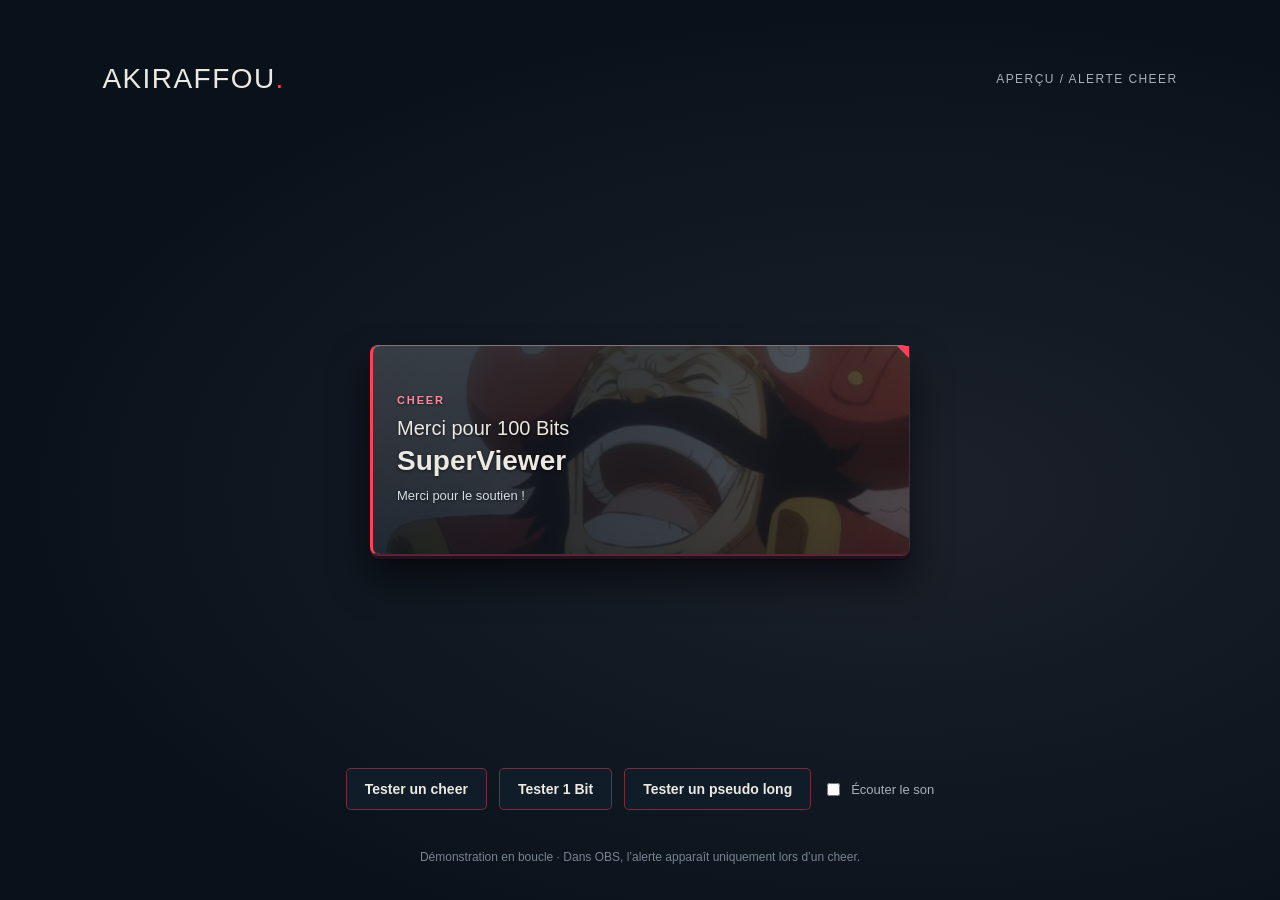
<file: cheer-preview.html>
<!doctype html><html lang="fr"><head><meta charset="utf-8"><meta name="viewport" content="width=device-width,initial-scale=1"><title>Akiraffou — Aperçu alerte cheer</title><style>:root{--coral:#ff405b;--cream:#ece9e2;--duration:5s}*{box-sizing:border-box}html,body{width:100%;height:100%;margin:0;overflow:hidden;background:transparent;font-family:Arial,Helvetica,sans-serif;color:var(--cream)}body{display:flex;align-items:center;justify-content:center}.follow-alert{width:calc(100% - 40px);max-width:540px;min-height:210px;position:relative;display:flex;align-items:center;gap:20px;padding:25px 28px 27px 24px;background:linear-gradient(120deg,rgba(9,18,27,.94),rgba(12,20,30,.87));border:1px solid #ff405b55;border-left:3px solid var(--coral);border-radius:8px;box-shadow:0 10px 24px #0005,inset 0 1px 0 #ffffff0b;opacity:0;visibility:hidden;transform:translateY(12px);isolation:isolate}.follow-alert.is-active{opacity:1;visibility:visible;transform:none;animation:follow-enter .42s cubic-bezier(.16,1,.3,1) both}.follow-alert.is-leaving{animation:follow-exit .3s ease-in both}.follow-alert:after{content:'';position:absolute;inset:-1px;border:1px solid #25f4ee;clip-path:inset(32% 0 58%);opacity:0;pointer-events:none;border-radius:8px}.follow-alert.is-active:after{animation:follow-glitch .7s steps(1,end) both}.follow-mark{position:absolute;inset:0;width:100%;height:100%;overflow:hidden;border-radius:7px;background:#09121b;z-index:0;pointer-events:none}.follow-mark img{display:block;width:100%;height:100%;object-fit:cover;object-position:50% 10%}.follow-mark:after{content:'';position:absolute;inset:0;background:linear-gradient(90deg,rgba(9,18,27,.88) 0%,rgba(9,18,27,.80) 55%,rgba(9,18,27,.68) 100%)}.follow-copy{position:relative;z-index:1;min-width:0;flex:1;text-shadow:0 1px 3px #0009}.follow-label{color:#ff899b;font-size:11px;font-weight:800;letter-spacing:.17em;margin-bottom:10px}.follow-welcome{font-size:20px;line-height:1.25}.follow-welcome strong{display:block;font-size:28px;line-height:1.2;margin-top:3px;font-weight:800;overflow-wrap:anywhere}.follow-note{font-size:13px;color:#d6dde4;margin-top:9px;line-height:1.35}.follow-corner{position:absolute;top:0;right:0;width:12px;height:12px;background:var(--coral);clip-path:polygon(0 0,100% 0,100% 100%)}.follow-progress{position:absolute;bottom:0;left:0;height:2px;width:100%;background:linear-gradient(90deg,var(--coral),#ff8697);transform-origin:left;opacity:.85}.is-active .follow-progress{animation:follow-progress var(--duration) linear both}@keyframes follow-enter{from{opacity:0;transform:translateY(12px)}to{opacity:1;transform:none}}@keyframes follow-exit{to{opacity:0;transform:translateY(-8px)}}@keyframes follow-progress{to{transform:scaleX(0)}}@keyframes follow-glitch{0%,20%,29%,42%,100%{opacity:0;transform:none}21%{opacity:.7;transform:translateX(3px);clip-path:inset(32% 0 58%)}25%{opacity:.55;transform:translateX(-3px);clip-path:inset(65% 0 22%)}35%{opacity:.5;transform:translateX(2px);clip-path:inset(15% 0 75%)}}@media(prefers-reduced-motion:reduce){.follow-alert,.follow-alert:after,.follow-progress,.follow-mark{animation:none!important}.follow-alert.is-leaving{opacity:0}}
/* Floating card finish: depth 90%, reflection 70%. */
.follow-alert{border-top-color:#ffd1da80;box-shadow:0 1px 0 #ff9bb633,0 4px 0 #24101c,0 5px 0 #0c0710,0 22.8px 38px #0009,inset 0 1px 0 #ffffff44,inset 1px 0 0 #ff405b40,inset 0 -2px 0 #000c}
.follow-alert::before{content:'';position:absolute;inset:0;z-index:1;border-radius:inherit;pointer-events:none;background:linear-gradient(145deg,#ffffff14,transparent 36%,transparent 80%,#ff405b08)}
.follow-copy,.follow-corner,.follow-progress{z-index:2}

body{background:radial-gradient(ellipse at 70% 55%,#1c202a,#09121b 70%);display:grid;place-items:center}.preview-top{position:absolute;top:7%;left:8%;right:8%;display:flex;justify-content:space-between;align-items:center;color:#a6b1bc;font-size:12px;letter-spacing:.12em}.preview-brand{font-family:Impact,'Arial Narrow',sans-serif;font-size:28px;color:#ece9e2}.preview-brand span{color:#ff405b}.preview-stage{width:min(660px,95vw);height:340px;display:flex;align-items:center;justify-content:center}.preview-controls{position:absolute;bottom:10%;display:flex;gap:12px;align-items:center;flex-wrap:wrap;justify-content:center}.preview-controls button{border:1px solid #ff405b70;background:#101c28;color:#ece9e2;padding:12px 18px;border-radius:5px;cursor:pointer;font:600 14px Arial}.preview-controls button:hover{background:#ff405b20}.preview-controls label{font-size:13px;color:#a6b1bc;display:flex;align-items:center;gap:8px}.preview-controls input{accent-color:#ff405b}.preview-info{position:absolute;bottom:4%;color:#778491;font-size:12px;margin:0 20px;text-align:center}
</style></head><body><header class="preview-top"><div class="preview-brand">AKIRAFFOU<span>.</span></div><div>APERÇU / ALERTE CHEER</div></header><main class="preview-stage"><section id="follow-alert" class="follow-alert" aria-live="polite" aria-hidden="true">
  <div class="follow-mark" aria-hidden="true"><img src="https://lraffou.github.io/akiraffou-overlays/cheer-roger.gif" width="128" height="72" alt="" decoding="async"></div>
  <div class="follow-copy"><div class="follow-label">NOUVEAU FOLLOW</div><div class="follow-welcome"><span id="alert-lead">Bienvenue</span> <strong id="follow-name"></strong></div><div class="follow-note">Prends ta place, on est bien ici.</div></div>
  <span class="follow-corner" aria-hidden="true"></span><span class="follow-progress" aria-hidden="true"></span>
</section>
</main><div class="preview-controls"><button id="replay">Tester un cheer</button><button id="single-bit">Tester 1 Bit</button><button id="long-name">Tester un pseudo long</button><label><input id="sound" type="checkbox">Écouter le son</label></div><p class="preview-info">Démonstration en boucle · Dans OBS, l’alerte apparaît uniquement lors d’un cheer.</p><script>(() => {
  const card = document.getElementById('follow-alert');
  const nameNode = document.getElementById('follow-name');
  const labelNode = card.querySelector('.follow-label');
  const leadNode = document.getElementById('alert-lead');
  const noteNode = card.querySelector('.follow-note');
  const imageNode = card.querySelector('.follow-mark img');
  const FOLLOW_IMAGE = 'https://lraffou.github.io/akiraffou-overlays/follow-luffy.gif';
  const SUB_IMAGE = 'https://lraffou.github.io/akiraffou-overlays/sub-luffy.webp';
  const subPreload = new Image(); subPreload.src = SUB_IMAGE;
  const RAID_IMAGE = 'https://lraffou.github.io/akiraffou-overlays/raid-luffy.gif';
  const raidPreload = new Image(); raidPreload.src = RAID_IMAGE;
  const TIP_IMAGE = 'https://lraffou.github.io/akiraffou-overlays/tip-nami.gif';
  const tipPreload = new Image(); tipPreload.src = TIP_IMAGE;
  const CHEER_IMAGE = 'https://lraffou.github.io/akiraffou-overlays/cheer-roger.gif';
  const cheerPreload = new Image(); cheerPreload.src = CHEER_IMAGE;
  let currencyCode = 'EUR';
  const queue = [];
  let busy = false, duration = 5000, soundEnabled = true, volume = .08, audio;
  let endTimer, hideTimer, nextTimer;
  const clean = value => typeof value === 'string' ? Array.from(value.trim()).slice(0, 40).join('') : '';
  const flag = value => value === true || value === 'true' || value === 1;
  const count = value => Number.isFinite(Number(value)) ? Math.max(1, Math.min(9999, Math.floor(Number(value)))) : 1;
  const follow = name => ({name, label:'NOUVEAU FOLLOW', lead:'Bienvenue', note:'Prends ta place, on est bien ici.', image:FOLLOW_IMAGE});
  function cheer(event) {
    const bits = Number(event.amount);
    if (!Number.isSafeInteger(bits) || bits <= 0) return null;
    const formatted = new Intl.NumberFormat('fr-FR').format(bits);
    return {name:clean(event.name || event.displayName) || 'Anonyme', label:'CHEER', lead:`Merci pour ${formatted} ${bits === 1 ? 'Bit' : 'Bits'}`, note:'Merci pour le soutien !', image:CHEER_IMAGE};
  }
  function tip(event) {
    const amount = Number(event.amount);
    if (!Number.isFinite(amount) || amount <= 0 || amount > Number.MAX_SAFE_INTEGER) return null;
    const formatted = new Intl.NumberFormat('fr-FR', {style:'currency', currency:currencyCode, minimumFractionDigits:2, maximumFractionDigits:2}).format(amount);
    return {name:clean(event.name || event.displayName) || 'Anonyme', label:'NOUVEAU TIP', lead:`Merci pour ${formatted}`, note:'Ça fait plaisir, merci !', image:TIP_IMAGE};
  }
  function raid(event) {
    const viewers = Number.isFinite(Number(event.amount)) ? Math.max(1, Math.floor(Number(event.amount))) : 1;
    return {name:event.name || event.displayName, label:'RAID', lead:'Bienvenue', note:viewers === 1 ? '1 personne débarque. Bienvenue à toi !' : `${viewers} personnes débarquent. Bienvenue à tous !`, image:RAID_IMAGE};
  }
  function subscriber(event) {
    if (flag(event.bulkGifted)) {
      const amount = count(event.amount);
      return {name:event.sender || event.name, label:amount > 1 ? 'SUBS OFFERTS' : 'SUB OFFERT', lead:'Merci', note:amount > 1 ? `${amount} subs offerts à la communauté !` : 'Un sub offert à la communauté !', image:SUB_IMAGE};
    }
    if (flag(event.isCommunityGift) || flag(event.playedAsCommunityGift)) return null;
    if (flag(event.gifted)) {
      const recipient = clean(event.name);
      return {name:event.sender || event.name, label:'SUB OFFERT', lead:'Merci', note:recipient ? `Un sub offert à ${recipient}.` : 'Merci pour ce sub offert !', image:SUB_IMAGE};
    }
    const months = count(event.amount);
    return {name:event.name || event.displayName, label:months > 1 ? 'RESUB' : 'NOUVEAU SUB', lead:'Merci', note:months > 1 ? `${months} mois ensemble. Merci pour ta fidélité !` : 'Merci pour ton soutien, bienvenue dans l’équipage !', image:SUB_IMAGE};
  }
  function chime() {
    if (!soundEnabled || volume <= 0) return;
    try {
      const Audio = window.AudioContext || window.webkitAudioContext;
      if (!Audio) return;
      audio ||= new Audio();
      audio.resume().then(() => {
        const start = audio.currentTime;
        [659.25, 880].forEach((frequency, index) => {
          const oscillator = audio.createOscillator(), gain = audio.createGain();
          const time = start + index * .095;
          oscillator.type = 'sine'; oscillator.frequency.value = frequency;
          gain.gain.setValueAtTime(0, time);
          gain.gain.linearRampToValueAtTime(volume, time + .012);
          gain.gain.exponentialRampToValueAtTime(.0001, time + .18);
          oscillator.connect(gain); gain.connect(audio.destination);
          oscillator.start(time); oscillator.stop(time + .2);
          oscillator.onended = () => { oscillator.disconnect(); gain.disconnect(); };
        });
      }).catch(() => {});
    } catch (_) { /* The visual alert still works if audio is unavailable. */ }
  }
  function playNext() {
    if (busy || !queue.length) return;
    busy = true;
    const alert = queue.shift();
    nameNode.textContent = alert.name;
    labelNode.textContent = alert.label;
    leadNode.textContent = alert.lead;
    noteNode.textContent = alert.note;
    if (imageNode.getAttribute('src') !== alert.image) imageNode.src = alert.image;
    imageNode.style.objectPosition = alert.image === RAID_IMAGE ? '50% 60%' : alert.image === TIP_IMAGE ? '50% 40%' : alert.image === CHEER_IMAGE ? '50% 50%' : '50% 10%';
    card.style.setProperty('--duration', `${duration}ms`);
    card.classList.remove('is-leaving');
    card.setAttribute('aria-hidden', 'false');
    card.classList.add('is-active');
    chime();
    hideTimer = setTimeout(() => card.classList.add('is-leaving'), duration - 300);
    endTimer = setTimeout(() => {
      card.classList.remove('is-active', 'is-leaving');
      card.setAttribute('aria-hidden', 'true');
      nextTimer = setTimeout(() => { busy = false; playNext(); }, 250);
    }, duration);
  }
  function enqueue(alert) {
    if (!alert) return;
    const name = clean(alert.name);
    if (!name) return;
    queue.push({...alert, name});
    playNext();
  }
  window.addEventListener('onWidgetLoad', obj => {
    const fields = obj.detail?.fieldData || {};
    const code = String(obj.detail?.currency?.code || 'EUR').toUpperCase();
    currencyCode = /^[A-Z]{3}$/.test(code) ? code : 'EUR';
    const seconds = Number(fields.durationSeconds ?? 5), level = Number(fields.soundVolume ?? 8);
    duration = (Number.isFinite(seconds) ? Math.max(3, Math.min(15, seconds)) : 5) * 1000;
    volume = (Number.isFinite(level) ? Math.max(0, Math.min(30, level)) : 8) / 100;
    soundEnabled = fields.soundEnabled !== false && fields.soundEnabled !== 'false';
    [endTimer, hideTimer, nextTimer].forEach(clearTimeout);
    queue.length = 0; busy = false;
    card.classList.remove('is-active', 'is-leaving');
    card.setAttribute('aria-hidden', 'true');
  });
  window.addEventListener('onEventReceived', obj => {
    const detail = obj.detail || {}, event = detail.event || {};
    if (detail.listener === 'follower-latest') enqueue(follow(event.name || event.displayName));
    if (detail.listener === 'subscriber-latest') enqueue(subscriber(event));
    if (detail.listener === 'raid-latest') enqueue(raid(event));
    if (detail.listener === 'tip-latest') enqueue(tip(event));
    if (detail.listener === 'cheer-latest') enqueue(cheer(event));
    if (detail.listener === 'widget-button') {
      if (event.field === 'testCheer') enqueue(cheer({name:'SuperViewer',amount:100}));
      if (event.field === 'testTip') enqueue(tip({name:'Donateur',amount:10}));
      if (event.field === 'testRaid') enqueue(raid({name:'Raideur',amount:40}));
      if (event.field === 'testFollow') enqueue(follow('NouveauViewer'));
      if (event.field === 'testSub') enqueue(subscriber({name:'NouveauSub',amount:1}));
      if (event.field === 'testResub') enqueue(subscriber({name:'FideleViewer',amount:12}));
      if (event.field === 'testGift') enqueue(subscriber({name:'Viewer',sender:'SuperGifter',amount:5,bulkGifted:true}));
    }
  });
})();
const cheerDemo = (name,amount=100) => window.dispatchEvent(new CustomEvent('onEventReceived',{detail:{listener:'cheer-latest',event:{name,amount}}}));
const loadDemo = () => window.dispatchEvent(new CustomEvent('onWidgetLoad',{detail:{fieldData:{durationSeconds:5,soundEnabled:document.getElementById('sound').checked,soundVolume:8}}}));
loadDemo(); cheerDemo('SuperViewer');
let demoTimer = setInterval(() => cheerDemo('SuperViewer'), 8500);
const manualDemo = (name,amount=100) => {clearInterval(demoTimer);loadDemo();cheerDemo(name,amount);};
document.getElementById('replay').addEventListener('click',() => manualDemo('SuperViewer'));
document.getElementById('long-name').addEventListener('click',() => manualDemo('UnPseudoVraimentTrèsLong_12345'));
document.getElementById('single-bit').addEventListener('click',() => manualDemo('SuperViewer',1));
document.getElementById('sound').addEventListener('change',() => manualDemo('SuperViewer'));
</script></body></html>
</file>
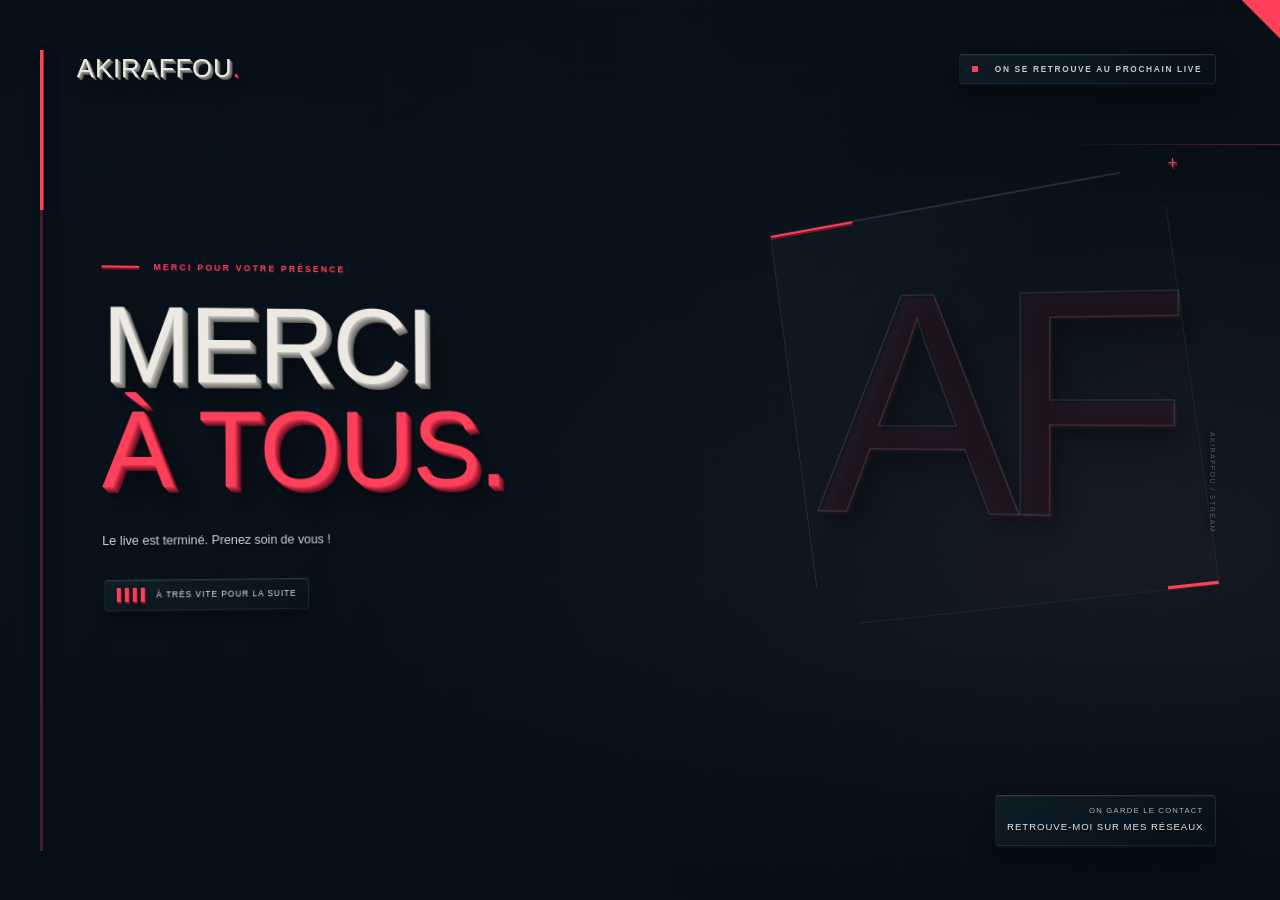
<file: end.html>
<!doctype html>
<html lang="fr"><head><meta charset="utf-8"><meta name="viewport" content="width=device-width,initial-scale=1"><title>Akiraffou — Merci pour le live</title><style>
:root{--coral:#ff405b;--cream:#ece9e2;--night:#09121b}*{box-sizing:border-box}html,body{margin:0;width:100%;height:100%;overflow:hidden}body{font-family:Arial,Helvetica,sans-serif;background:var(--night);color:var(--cream)}.scene{position:relative;width:100vw;height:100vh;overflow:hidden;container-type:size;background:radial-gradient(ellipse at 85% 60%,#1c202a 0,transparent 50%),linear-gradient(120deg,#101c28,#080f16 65%)}.grid{position:absolute;inset:0;background-image:linear-gradient(#ffffff05 1px,transparent 1px),linear-gradient(90deg,#ffffff05 1px,transparent 1px);background-size:5cqw 5cqw;mask-image:linear-gradient(90deg,transparent,#000 60%);opacity:.65}.grain{position:absolute;inset:0;background:repeating-linear-gradient(0deg,transparent 0 3px,#0002 3px 4px);opacity:.22;pointer-events:none}.rail{position:absolute;left:3.1%;top:5.5%;bottom:5.5%;width:3px;background:#ff405b40}.rail:before{content:'';position:absolute;top:0;left:0;width:3px;height:20%;background:var(--coral);animation:rail-drift 12s ease-in-out infinite}.top{position:absolute;left:6%;right:5%;top:6%;display:flex;align-items:center;justify-content:space-between;font-size:.65cqw;font-weight:700;letter-spacing:.2em}.wordmark{font-family:Impact,'Arial Narrow',sans-serif;font-weight:400;font-size:2cqw;letter-spacing:.04em}.wordmark span{color:var(--coral)}.top-right{display:flex;gap:1.3cqw;align-items:center;color:#929eaa}.top-right:before{content:'';width:.45cqw;height:.45cqw;background:var(--coral);box-shadow:0 0 18px #ff405b55}.main{position:absolute;left:8%;top:29%;z-index:3}.eyebrow{display:flex;align-items:center;gap:14px;color:var(--coral);font-size:.7cqw;font-weight:800;letter-spacing:.25em;margin-bottom:2.3cqh}.eyebrow:before{content:'';height:2px;width:3cqw;background:var(--coral)}h1{font-family:Impact,'Arial Narrow',sans-serif;font-size:8.5cqw;font-weight:400;line-height:.97;letter-spacing:-.015em;margin:0;text-transform:uppercase}.arrive{display:block;color:var(--coral);position:relative}.arrive:after{content:attr(data-text);position:absolute;inset:0;color:#25f4ee;opacity:0;clip-path:inset(35% 0 45%);animation:title-glitch 14s steps(1,end) infinite;pointer-events:none}.sub{font-size:1cqw;line-height:1.7;color:#a8b3bd;margin-top:3cqh}.status{display:flex;align-items:center;gap:12px;margin-top:3cqh;font-size:.65cqw;letter-spacing:.13em;color:#c4c9cc}.loader{display:flex;gap:4px}.loader i{width:4px;height:14px;background:var(--coral);animation:load 1.3s ease-in-out infinite}.loader i:nth-child(2){animation-delay:.15s}.loader i:nth-child(3){animation-delay:.3s}.loader i:nth-child(4){animation-delay:.45s}.graphic{position:absolute;right:7%;top:22%;width:32cqw;height:32cqw;display:grid;place-items:center;transform:rotate(-8deg)}.ghost{font-family:Impact,'Arial Narrow',sans-serif;font-size:25cqw;font-weight:400;letter-spacing:-.08em;line-height:1;color:transparent;-webkit-text-stroke:1px #ff405b30;transform:rotate(8deg);user-select:none}.orbit{position:absolute;inset:0;border:1px solid #ffffff0c;clip-path:polygon(0 0,90% 0,100% 10%,100% 100%,10% 100%,0 90%)}.orbit:before{content:'';position:absolute;top:0;left:0;width:22%;height:2px;background:var(--coral);animation:orbit-line 10s ease-in-out infinite}.orbit:after{content:'';position:absolute;right:0;bottom:0;width:12%;height:3px;background:var(--coral)}.cross{position:absolute;right:8%;top:17%;font-size:1.4cqw;color:#ff405b70;font-weight:400}.bottom{position:absolute;bottom:6%;left:8%;right:5%;display:flex;align-items:flex-end;justify-content:space-between;z-index:4}.social-source{width:540px;height:60px;max-width:50vw;border:0;background:transparent;transform-origin:left bottom}.footer-label{font-size:.6cqw;letter-spacing:.16em;color:#778491;text-align:right;line-height:1.9}.footer-label b{display:block;color:#ece9e2;font-weight:400;font-size:.75cqw;letter-spacing:.1em}.corner{position:absolute;top:0;right:0;width:3cqw;height:3cqw;background:var(--coral);clip-path:polygon(0 0,100% 0,100% 100%)}.sweep{position:absolute;top:16%;right:0;height:1px;width:18%;background:linear-gradient(90deg,transparent,#ff405b60);animation:sweep 13s ease-in-out infinite}.tiny{position:absolute;right:5%;top:48%;color:#78828b55;font-size:.55cqw;writing-mode:vertical-rl;letter-spacing:.2em}
@keyframes title-glitch{0%,77%,80%,100%{opacity:0;transform:none}77.2%{opacity:.75;transform:translateX(3px);clip-path:inset(35% 0 45%)}77.8%{opacity:.55;transform:translateX(-3px);clip-path:inset(60% 0 22%)}78.4%{opacity:0}79%{opacity:.6;transform:translateX(2px);clip-path:inset(20% 0 68%)}}
@keyframes load{0%,100%{opacity:.3;transform:scaleY(.4)}50%{opacity:1;transform:scaleY(1)}}@keyframes rail-drift{0%,100%{transform:translateY(0)}50%{transform:translateY(370%)}}@keyframes orbit-line{0%,100%{left:0;opacity:.45}50%{left:70%;opacity:1}}@keyframes sweep{0%,100%{width:18%;opacity:.4}50%{width:35%;opacity:.8}}
@media(max-width:1200px){.social-source{transform:scale(.75)}}@media(max-width:800px){.social-source{transform:scale(.5);max-width:100vw}.sub{font-size:1.6cqw}.status{font-size:1cqw}.top-right,.footer-label{font-size:1cqw}.footer-label b{font-size:1.2cqw}}@media(prefers-reduced-motion:reduce){*,*:before,*:after{animation:none!important}}
</style><link rel="stylesheet" href="scene-3d.css?v=1"><script>if(new URLSearchParams(location.search).get("video")==="obs")document.documentElement.dataset.videoLayer="obs";</script></head><body><main class="scene" aria-label="Fin du live Akiraffou"><div class="grid"></div><div class="grain"></div><div class="rail"></div><header class="top"><div class="wordmark">AKIRAFFOU<span>.</span></div><div class="top-right">ON SE RETROUVE AU PROCHAIN LIVE</div></header><section class="main"><div class="eyebrow">MERCI POUR VOTRE PRÉSENCE</div><h1>MERCI<span class="arrive" data-text="À TOUS.">À TOUS.</span></h1><p class="sub">Le live est terminé. Prenez soin de vous !</p><div class="status"><span class="loader" aria-hidden="true"><i></i><i></i><i></i><i></i></span>À TRÈS VITE POUR LA SUITE</div></section><div class="graphic" aria-hidden="true"><span class="ghost">AF</span><div class="orbit"></div></div><span class="cross" aria-hidden="true">+</span><span class="tiny" aria-hidden="true">AKIRAFFOU / STREAM</span><div class="sweep"></div><footer class="bottom"><iframe class="social-source" src="https://lraffou.github.io/Overlayhorizontal/" title="Overlay réseaux actuel" loading="eager"></iframe><div class="footer-label">ON GARDE LE CONTACT<b>RETROUVE-MOI SUR MES RÉSEAUX</b></div></footer><div class="corner"></div></main></body></html>
</file>
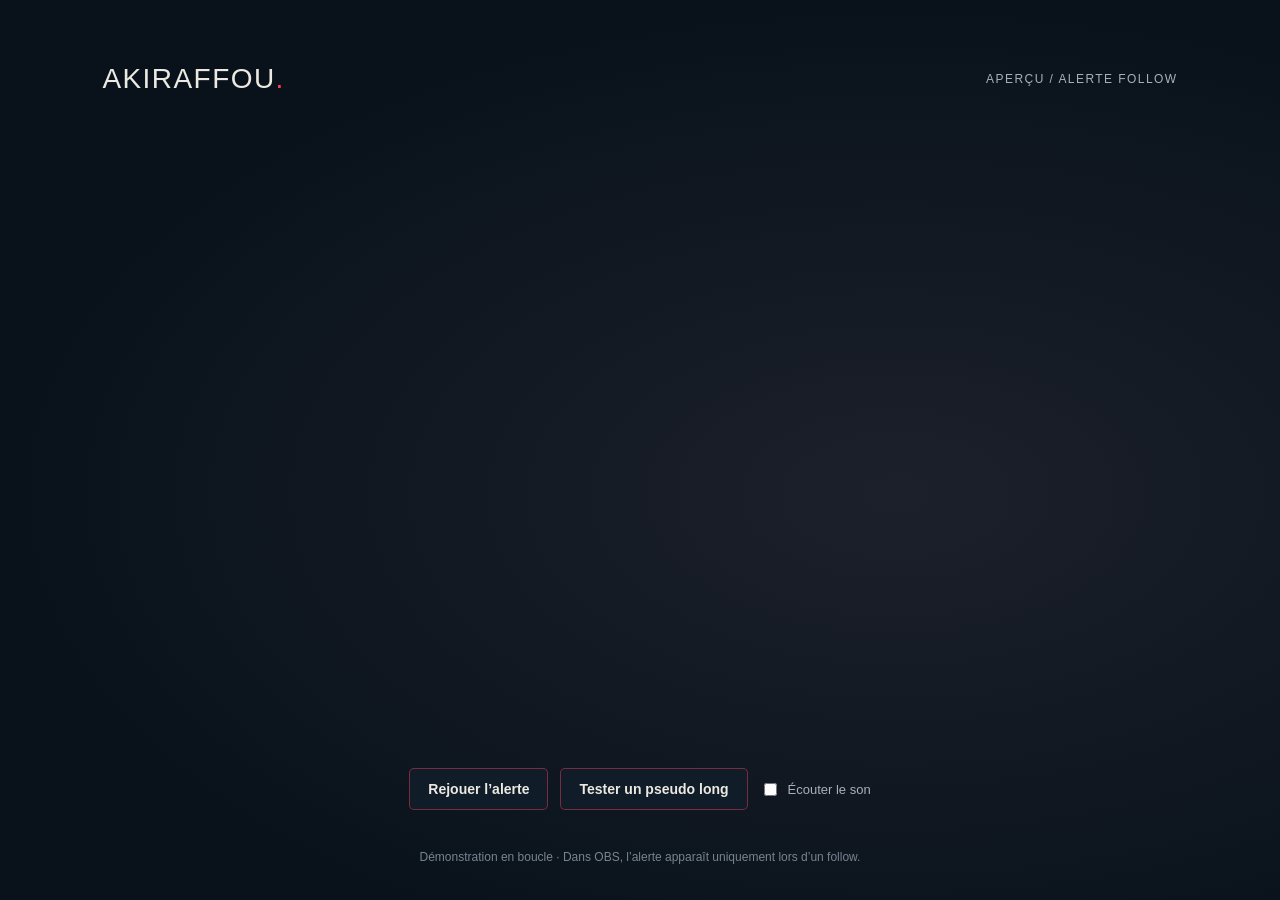
<file: follow-preview.html>
<!doctype html><html lang="fr"><head><meta charset="utf-8"><meta name="viewport" content="width=device-width,initial-scale=1"><title>Akiraffou — Aperçu alerte follow</title><style>:root{--coral:#ff405b;--cream:#ece9e2;--duration:5s}*{box-sizing:border-box}html,body{width:100%;height:100%;margin:0;overflow:hidden;background:transparent;font-family:Arial,Helvetica,sans-serif;color:var(--cream)}body{display:flex;align-items:center;justify-content:center}.follow-alert{width:calc(100% - 40px);max-width:540px;min-height:210px;position:relative;display:flex;align-items:center;gap:20px;padding:25px 28px 27px 24px;background:linear-gradient(120deg,rgba(9,18,27,.94),rgba(12,20,30,.87));border:1px solid #ff405b55;border-left:3px solid var(--coral);border-radius:8px;box-shadow:0 10px 24px #0005,inset 0 1px 0 #ffffff0b;opacity:0;visibility:hidden;transform:translateY(12px);isolation:isolate}.follow-alert.is-active{opacity:1;visibility:visible;transform:none;animation:follow-enter .42s cubic-bezier(.16,1,.3,1) both}.follow-alert.is-leaving{animation:follow-exit .3s ease-in both}.follow-alert:after{content:'';position:absolute;inset:-1px;border:1px solid #25f4ee;clip-path:inset(32% 0 58%);opacity:0;pointer-events:none;border-radius:8px}.follow-alert.is-active:after{animation:follow-glitch .7s steps(1,end) both}.follow-mark{position:absolute;inset:0;width:100%;height:100%;overflow:hidden;border-radius:7px;background:#09121b;z-index:0;pointer-events:none}.follow-mark img{display:block;width:100%;height:100%;object-fit:cover;object-position:50% 10%}.follow-mark:after{content:'';position:absolute;inset:0;background:linear-gradient(90deg,rgba(9,18,27,.88) 0%,rgba(9,18,27,.80) 55%,rgba(9,18,27,.68) 100%)}.follow-copy{position:relative;z-index:1;min-width:0;flex:1;text-shadow:0 1px 3px #0009}.follow-label{color:#ff899b;font-size:11px;font-weight:800;letter-spacing:.17em;margin-bottom:10px}.follow-welcome{font-size:20px;line-height:1.25}.follow-welcome strong{display:block;font-size:28px;line-height:1.2;margin-top:3px;font-weight:800;overflow-wrap:anywhere}.follow-note{font-size:13px;color:#d6dde4;margin-top:9px;line-height:1.35}.follow-corner{position:absolute;top:0;right:0;width:12px;height:12px;background:var(--coral);clip-path:polygon(0 0,100% 0,100% 100%)}.follow-progress{position:absolute;bottom:0;left:0;height:2px;width:100%;background:linear-gradient(90deg,var(--coral),#ff8697);transform-origin:left;opacity:.85}.is-active .follow-progress{animation:follow-progress var(--duration) linear both}@keyframes follow-enter{from{opacity:0;transform:translateY(12px)}to{opacity:1;transform:none}}@keyframes follow-exit{to{opacity:0;transform:translateY(-8px)}}@keyframes follow-progress{to{transform:scaleX(0)}}@keyframes follow-glitch{0%,20%,29%,42%,100%{opacity:0;transform:none}21%{opacity:.7;transform:translateX(3px);clip-path:inset(32% 0 58%)}25%{opacity:.55;transform:translateX(-3px);clip-path:inset(65% 0 22%)}35%{opacity:.5;transform:translateX(2px);clip-path:inset(15% 0 75%)}}@media(prefers-reduced-motion:reduce){.follow-alert,.follow-alert:after,.follow-progress,.follow-mark{animation:none!important}.follow-alert.is-leaving{opacity:0}}
/* Floating card finish: depth 90%, reflection 70%. */
.follow-alert{border-top-color:#ffd1da80;box-shadow:0 1px 0 #ff9bb633,0 4px 0 #24101c,0 5px 0 #0c0710,0 22.8px 38px #0009,inset 0 1px 0 #ffffff44,inset 1px 0 0 #ff405b40,inset 0 -2px 0 #000c}
.follow-alert::before{content:'';position:absolute;inset:0;z-index:1;border-radius:inherit;pointer-events:none;background:linear-gradient(145deg,#ffffff14,transparent 36%,transparent 80%,#ff405b08)}
.follow-copy,.follow-corner,.follow-progress{z-index:2}

body{background:radial-gradient(ellipse at 70% 55%,#1c202a,#09121b 70%);display:grid;place-items:center}.preview-top{position:absolute;top:7%;left:8%;right:8%;display:flex;justify-content:space-between;align-items:center;color:#a6b1bc;font-size:12px;letter-spacing:.12em}.preview-brand{font-family:Impact,'Arial Narrow',sans-serif;font-size:28px;color:#ece9e2}.preview-brand span{color:#ff405b}.preview-stage{width:min(660px,95vw);height:340px;display:flex;align-items:center;justify-content:center}.preview-controls{position:absolute;bottom:10%;display:flex;gap:12px;align-items:center;flex-wrap:wrap;justify-content:center}.preview-controls button{border:1px solid #ff405b70;background:#101c28;color:#ece9e2;padding:12px 18px;border-radius:5px;cursor:pointer;font:600 14px Arial}.preview-controls button:hover{background:#ff405b20}.preview-controls label{font-size:13px;color:#a6b1bc;display:flex;align-items:center;gap:8px}.preview-controls input{accent-color:#ff405b}.preview-info{position:absolute;bottom:4%;color:#778491;font-size:12px;margin:0 20px;text-align:center}
</style></head><body><header class="preview-top"><div class="preview-brand">AKIRAFFOU<span>.</span></div><div>APERÇU / ALERTE FOLLOW</div></header><main class="preview-stage"><section id="follow-alert" class="follow-alert" aria-live="polite" aria-hidden="true">
  <div class="follow-mark" aria-hidden="true"><img src="https://lraffou.github.io/akiraffou-overlays/follow-luffy.gif" width="128" height="72" alt="" decoding="async"></div>
  <div class="follow-copy"><div class="follow-label">NOUVEAU FOLLOW</div><div class="follow-welcome"><span id="alert-lead">Bienvenue</span> <strong id="follow-name"></strong></div><div class="follow-note">Prends ta place, on est bien ici.</div></div>
  <span class="follow-corner" aria-hidden="true"></span><span class="follow-progress" aria-hidden="true"></span>
</section>
</main><div class="preview-controls"><button id="replay">Rejouer l’alerte</button><button id="long-name">Tester un pseudo long</button><label><input id="sound" type="checkbox">Écouter le son</label></div><p class="preview-info">Démonstration en boucle · Dans OBS, l’alerte apparaît uniquement lors d’un follow.</p><script>(() => {
  const card = document.getElementById('follow-alert');
  const nameNode = document.getElementById('follow-name');
  const labelNode = card.querySelector('.follow-label');
  const leadNode = document.getElementById('alert-lead');
  const noteNode = card.querySelector('.follow-note');
  const imageNode = card.querySelector('.follow-mark img');
  const FOLLOW_IMAGE = 'https://lraffou.github.io/akiraffou-overlays/follow-luffy.gif';
  const SUB_IMAGE = 'https://lraffou.github.io/akiraffou-overlays/sub-luffy.webp';
  const subPreload = new Image(); subPreload.src = SUB_IMAGE;
  const RAID_IMAGE = 'https://lraffou.github.io/akiraffou-overlays/raid-luffy.gif';
  const raidPreload = new Image(); raidPreload.src = RAID_IMAGE;
  const TIP_IMAGE = 'https://lraffou.github.io/akiraffou-overlays/tip-nami.gif';
  const tipPreload = new Image(); tipPreload.src = TIP_IMAGE;
  const CHEER_IMAGE = 'https://lraffou.github.io/akiraffou-overlays/cheer-roger.gif';
  const cheerPreload = new Image(); cheerPreload.src = CHEER_IMAGE;
  let currencyCode = 'EUR';
  const queue = [];
  let busy = false, duration = 5000, soundEnabled = true, volume = .08, audio;
  let endTimer, hideTimer, nextTimer;
  const clean = value => typeof value === 'string' ? Array.from(value.trim()).slice(0, 40).join('') : '';
  const flag = value => value === true || value === 'true' || value === 1;
  const count = value => Number.isFinite(Number(value)) ? Math.max(1, Math.min(9999, Math.floor(Number(value)))) : 1;
  const follow = name => ({name, label:'NOUVEAU FOLLOW', lead:'Bienvenue', note:'Prends ta place, on est bien ici.', image:FOLLOW_IMAGE});
  function cheer(event) {
    const bits = Number(event.amount);
    if (!Number.isSafeInteger(bits) || bits <= 0) return null;
    const formatted = new Intl.NumberFormat('fr-FR').format(bits);
    return {name:clean(event.name || event.displayName) || 'Anonyme', label:'CHEER', lead:`Merci pour ${formatted} ${bits === 1 ? 'Bit' : 'Bits'}`, note:'Merci pour le soutien !', image:CHEER_IMAGE};
  }
  function tip(event) {
    const amount = Number(event.amount);
    if (!Number.isFinite(amount) || amount <= 0 || amount > Number.MAX_SAFE_INTEGER) return null;
    const formatted = new Intl.NumberFormat('fr-FR', {style:'currency', currency:currencyCode, minimumFractionDigits:2, maximumFractionDigits:2}).format(amount);
    return {name:clean(event.name || event.displayName) || 'Anonyme', label:'NOUVEAU TIP', lead:`Merci pour ${formatted}`, note:'Ça fait plaisir, merci !', image:TIP_IMAGE};
  }
  function raid(event) {
    const viewers = Number.isFinite(Number(event.amount)) ? Math.max(1, Math.floor(Number(event.amount))) : 1;
    return {name:event.name || event.displayName, label:'RAID', lead:'Bienvenue', note:viewers === 1 ? '1 personne débarque. Bienvenue à toi !' : `${viewers} personnes débarquent. Bienvenue à tous !`, image:RAID_IMAGE};
  }
  function subscriber(event) {
    if (flag(event.bulkGifted)) {
      const amount = count(event.amount);
      return {name:event.sender || event.name, label:amount > 1 ? 'SUBS OFFERTS' : 'SUB OFFERT', lead:'Merci', note:amount > 1 ? `${amount} subs offerts à la communauté !` : 'Un sub offert à la communauté !', image:SUB_IMAGE};
    }
    if (flag(event.isCommunityGift) || flag(event.playedAsCommunityGift)) return null;
    if (flag(event.gifted)) {
      const recipient = clean(event.name);
      return {name:event.sender || event.name, label:'SUB OFFERT', lead:'Merci', note:recipient ? `Un sub offert à ${recipient}.` : 'Merci pour ce sub offert !', image:SUB_IMAGE};
    }
    const months = count(event.amount);
    return {name:event.name || event.displayName, label:months > 1 ? 'RESUB' : 'NOUVEAU SUB', lead:'Merci', note:months > 1 ? `${months} mois ensemble. Merci pour ta fidélité !` : 'Merci pour ton soutien, bienvenue dans l’équipage !', image:SUB_IMAGE};
  }
  function chime() {
    if (!soundEnabled || volume <= 0) return;
    try {
      const Audio = window.AudioContext || window.webkitAudioContext;
      if (!Audio) return;
      audio ||= new Audio();
      audio.resume().then(() => {
        const start = audio.currentTime;
        [659.25, 880].forEach((frequency, index) => {
          const oscillator = audio.createOscillator(), gain = audio.createGain();
          const time = start + index * .095;
          oscillator.type = 'sine'; oscillator.frequency.value = frequency;
          gain.gain.setValueAtTime(0, time);
          gain.gain.linearRampToValueAtTime(volume, time + .012);
          gain.gain.exponentialRampToValueAtTime(.0001, time + .18);
          oscillator.connect(gain); gain.connect(audio.destination);
          oscillator.start(time); oscillator.stop(time + .2);
          oscillator.onended = () => { oscillator.disconnect(); gain.disconnect(); };
        });
      }).catch(() => {});
    } catch (_) { /* The visual alert still works if audio is unavailable. */ }
  }
  function playNext() {
    if (busy || !queue.length) return;
    busy = true;
    const alert = queue.shift();
    nameNode.textContent = alert.name;
    labelNode.textContent = alert.label;
    leadNode.textContent = alert.lead;
    noteNode.textContent = alert.note;
    if (imageNode.getAttribute('src') !== alert.image) imageNode.src = alert.image;
    imageNode.style.objectPosition = alert.image === RAID_IMAGE ? '50% 60%' : alert.image === TIP_IMAGE ? '50% 40%' : alert.image === CHEER_IMAGE ? '50% 50%' : '50% 10%';
    card.style.setProperty('--duration', `${duration}ms`);
    card.classList.remove('is-leaving');
    card.setAttribute('aria-hidden', 'false');
    card.classList.add('is-active');
    chime();
    hideTimer = setTimeout(() => card.classList.add('is-leaving'), duration - 300);
    endTimer = setTimeout(() => {
      card.classList.remove('is-active', 'is-leaving');
      card.setAttribute('aria-hidden', 'true');
      nextTimer = setTimeout(() => { busy = false; playNext(); }, 250);
    }, duration);
  }
  function enqueue(alert) {
    if (!alert) return;
    const name = clean(alert.name);
    if (!name) return;
    queue.push({...alert, name});
    playNext();
  }
  window.addEventListener('onWidgetLoad', obj => {
    const fields = obj.detail?.fieldData || {};
    const code = String(obj.detail?.currency?.code || 'EUR').toUpperCase();
    currencyCode = /^[A-Z]{3}$/.test(code) ? code : 'EUR';
    const seconds = Number(fields.durationSeconds ?? 5), level = Number(fields.soundVolume ?? 8);
    duration = (Number.isFinite(seconds) ? Math.max(3, Math.min(15, seconds)) : 5) * 1000;
    volume = (Number.isFinite(level) ? Math.max(0, Math.min(30, level)) : 8) / 100;
    soundEnabled = fields.soundEnabled !== false && fields.soundEnabled !== 'false';
    [endTimer, hideTimer, nextTimer].forEach(clearTimeout);
    queue.length = 0; busy = false;
    card.classList.remove('is-active', 'is-leaving');
    card.setAttribute('aria-hidden', 'true');
  });
  window.addEventListener('onEventReceived', obj => {
    const detail = obj.detail || {}, event = detail.event || {};
    if (detail.listener === 'follower-latest') enqueue(follow(event.name || event.displayName));
    if (detail.listener === 'subscriber-latest') enqueue(subscriber(event));
    if (detail.listener === 'raid-latest') enqueue(raid(event));
    if (detail.listener === 'tip-latest') enqueue(tip(event));
    if (detail.listener === 'cheer-latest') enqueue(cheer(event));
    if (detail.listener === 'widget-button') {
      if (event.field === 'testCheer') enqueue(cheer({name:'SuperViewer',amount:100}));
      if (event.field === 'testTip') enqueue(tip({name:'Donateur',amount:10}));
      if (event.field === 'testRaid') enqueue(raid({name:'Raideur',amount:40}));
      if (event.field === 'testFollow') enqueue(follow('NouveauViewer'));
      if (event.field === 'testSub') enqueue(subscriber({name:'NouveauSub',amount:1}));
      if (event.field === 'testResub') enqueue(subscriber({name:'FideleViewer',amount:12}));
      if (event.field === 'testGift') enqueue(subscriber({name:'Viewer',sender:'SuperGifter',amount:5,bulkGifted:true}));
    }
  });
})();
const followDemo = name => window.dispatchEvent(new CustomEvent('onEventReceived',{detail:{listener:'follower-latest',event:{name}}}));
const loadDemo = () => window.dispatchEvent(new CustomEvent('onWidgetLoad',{detail:{fieldData:{durationSeconds:5,soundEnabled:document.getElementById('sound').checked,soundVolume:8}}}));
loadDemo(); followDemo('NouveauViewer');
let demoTimer = setInterval(() => followDemo('NouveauViewer'), 8500);
const manualDemo = name => {clearInterval(demoTimer);loadDemo();followDemo(name);};
document.getElementById('replay').addEventListener('click',() => manualDemo('NouveauViewer'));
document.getElementById('long-name').addEventListener('click',() => manualDemo('UnPseudoVraimentTrèsLong_12345'));
document.getElementById('sound').addEventListener('change',() => manualDemo('NouveauViewer'));
</script></body></html>
</file>
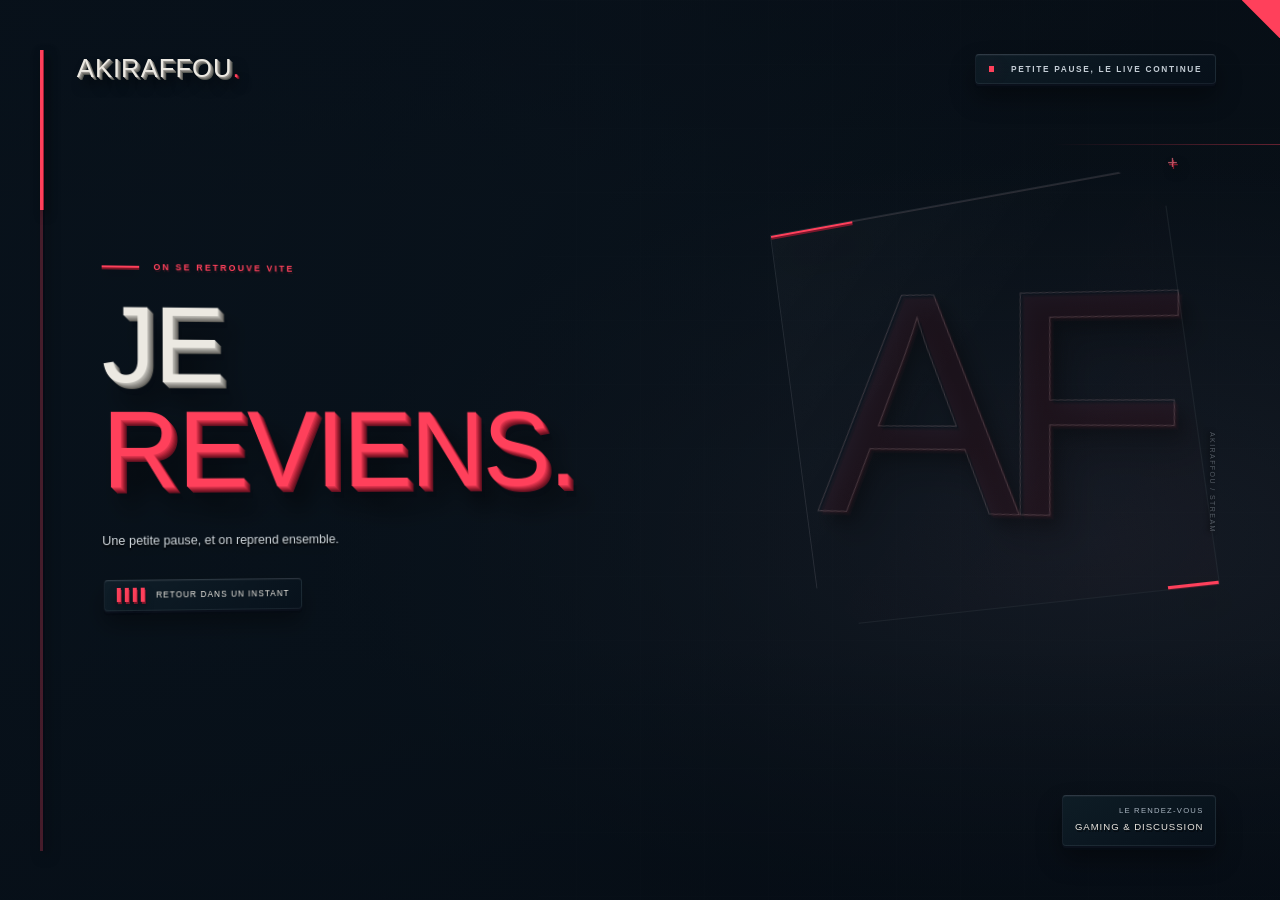
<file: pause.html>
<!doctype html>
<html lang="fr"><head><meta charset="utf-8"><meta name="viewport" content="width=device-width,initial-scale=1"><title>Akiraffou — Je reviens</title><style>
:root{--coral:#ff405b;--cream:#ece9e2;--night:#09121b}*{box-sizing:border-box}html,body{margin:0;width:100%;height:100%;overflow:hidden}body{font-family:Arial,Helvetica,sans-serif;background:var(--night);color:var(--cream)}.scene{position:relative;width:100vw;height:100vh;overflow:hidden;container-type:size;background:radial-gradient(ellipse at 85% 60%,#1c202a 0,transparent 50%),linear-gradient(120deg,#101c28,#080f16 65%)}.grid{position:absolute;inset:0;background-image:linear-gradient(#ffffff05 1px,transparent 1px),linear-gradient(90deg,#ffffff05 1px,transparent 1px);background-size:5cqw 5cqw;mask-image:linear-gradient(90deg,transparent,#000 60%);opacity:.65}.grain{position:absolute;inset:0;background:repeating-linear-gradient(0deg,transparent 0 3px,#0002 3px 4px);opacity:.22;pointer-events:none}.rail{position:absolute;left:3.1%;top:5.5%;bottom:5.5%;width:3px;background:#ff405b40}.rail:before{content:'';position:absolute;top:0;left:0;width:3px;height:20%;background:var(--coral);animation:rail-drift 12s ease-in-out infinite}.top{position:absolute;left:6%;right:5%;top:6%;display:flex;align-items:center;justify-content:space-between;font-size:.65cqw;font-weight:700;letter-spacing:.2em}.wordmark{font-family:Impact,'Arial Narrow',sans-serif;font-weight:400;font-size:2cqw;letter-spacing:.04em}.wordmark span{color:var(--coral)}.top-right{display:flex;gap:1.3cqw;align-items:center;color:#929eaa}.top-right:before{content:'';width:.45cqw;height:.45cqw;background:var(--coral);box-shadow:0 0 18px #ff405b55}.main{position:absolute;left:8%;top:29%;z-index:3}.eyebrow{display:flex;align-items:center;gap:14px;color:var(--coral);font-size:.7cqw;font-weight:800;letter-spacing:.25em;margin-bottom:2.3cqh}.eyebrow:before{content:'';height:2px;width:3cqw;background:var(--coral)}h1{font-family:Impact,'Arial Narrow',sans-serif;font-size:8.5cqw;font-weight:400;line-height:.97;letter-spacing:-.015em;margin:0;text-transform:uppercase}.arrive{display:block;color:var(--coral);position:relative}.arrive:after{content:attr(data-text);position:absolute;inset:0;color:#25f4ee;opacity:0;clip-path:inset(35% 0 45%);animation:title-glitch 14s steps(1,end) infinite;pointer-events:none}.sub{font-size:1cqw;line-height:1.7;color:#a8b3bd;margin-top:3cqh}.status{display:flex;align-items:center;gap:12px;margin-top:3cqh;font-size:.65cqw;letter-spacing:.13em;color:#c4c9cc}.loader{display:flex;gap:4px}.loader i{width:4px;height:14px;background:var(--coral);animation:load 1.3s ease-in-out infinite}.loader i:nth-child(2){animation-delay:.15s}.loader i:nth-child(3){animation-delay:.3s}.loader i:nth-child(4){animation-delay:.45s}.graphic{position:absolute;right:7%;top:22%;width:32cqw;height:32cqw;display:grid;place-items:center;transform:rotate(-8deg)}.ghost{font-family:Impact,'Arial Narrow',sans-serif;font-size:25cqw;font-weight:400;letter-spacing:-.08em;line-height:1;color:transparent;-webkit-text-stroke:1px #ff405b30;transform:rotate(8deg);user-select:none}.orbit{position:absolute;inset:0;border:1px solid #ffffff0c;clip-path:polygon(0 0,90% 0,100% 10%,100% 100%,10% 100%,0 90%)}.orbit:before{content:'';position:absolute;top:0;left:0;width:22%;height:2px;background:var(--coral);animation:orbit-line 10s ease-in-out infinite}.orbit:after{content:'';position:absolute;right:0;bottom:0;width:12%;height:3px;background:var(--coral)}.cross{position:absolute;right:8%;top:17%;font-size:1.4cqw;color:#ff405b70;font-weight:400}.bottom{position:absolute;bottom:6%;left:8%;right:5%;display:flex;align-items:flex-end;justify-content:space-between;z-index:4}.social-source{width:540px;height:60px;max-width:50vw;border:0;background:transparent;transform-origin:left bottom}.footer-label{font-size:.6cqw;letter-spacing:.16em;color:#778491;text-align:right;line-height:1.9}.footer-label b{display:block;color:#ece9e2;font-weight:400;font-size:.75cqw;letter-spacing:.1em}.corner{position:absolute;top:0;right:0;width:3cqw;height:3cqw;background:var(--coral);clip-path:polygon(0 0,100% 0,100% 100%)}.sweep{position:absolute;top:16%;right:0;height:1px;width:18%;background:linear-gradient(90deg,transparent,#ff405b60);animation:sweep 13s ease-in-out infinite}.tiny{position:absolute;right:5%;top:48%;color:#78828b55;font-size:.55cqw;writing-mode:vertical-rl;letter-spacing:.2em}
@keyframes title-glitch{0%,77%,80%,100%{opacity:0;transform:none}77.2%{opacity:.75;transform:translateX(3px);clip-path:inset(35% 0 45%)}77.8%{opacity:.55;transform:translateX(-3px);clip-path:inset(60% 0 22%)}78.4%{opacity:0}79%{opacity:.6;transform:translateX(2px);clip-path:inset(20% 0 68%)}}
@keyframes load{0%,100%{opacity:.3;transform:scaleY(.4)}50%{opacity:1;transform:scaleY(1)}}@keyframes rail-drift{0%,100%{transform:translateY(0)}50%{transform:translateY(370%)}}@keyframes orbit-line{0%,100%{left:0;opacity:.45}50%{left:70%;opacity:1}}@keyframes sweep{0%,100%{width:18%;opacity:.4}50%{width:35%;opacity:.8}}
@media(max-width:1200px){.social-source{transform:scale(.75)}}@media(max-width:800px){.social-source{transform:scale(.5);max-width:100vw}.sub{font-size:1.6cqw}.status{font-size:1cqw}.top-right,.footer-label{font-size:1cqw}.footer-label b{font-size:1.2cqw}}@media(prefers-reduced-motion:reduce){*,*:before,*:after{animation:none!important}}
</style><link rel="stylesheet" href="scene-3d.css?v=1"><script>if(new URLSearchParams(location.search).get("video")==="obs")document.documentElement.dataset.videoLayer="obs";</script></head><body><main class="scene" aria-label="Pause du live Akiraffou"><div class="grid"></div><div class="grain"></div><div class="rail"></div><header class="top"><div class="wordmark">AKIRAFFOU<span>.</span></div><div class="top-right">PETITE PAUSE, LE LIVE CONTINUE</div></header><section class="main"><div class="eyebrow">ON SE RETROUVE VITE</div><h1>JE<span class="arrive" data-text="REVIENS.">REVIENS.</span></h1><p class="sub">Une petite pause, et on reprend ensemble.</p><div class="status"><span class="loader" aria-hidden="true"><i></i><i></i><i></i><i></i></span>RETOUR DANS UN INSTANT</div></section><div class="graphic" aria-hidden="true"><span class="ghost">AF</span><div class="orbit"></div></div><span class="cross" aria-hidden="true">+</span><span class="tiny" aria-hidden="true">AKIRAFFOU / STREAM</span><div class="sweep"></div><footer class="bottom"><iframe class="social-source" src="https://lraffou.github.io/Overlayhorizontal/" title="Overlay réseaux actuel" loading="eager"></iframe><div class="footer-label">LE RENDEZ-VOUS<b>GAMING & DISCUSSION</b></div></footer><div class="corner"></div></main></body></html>
</file>
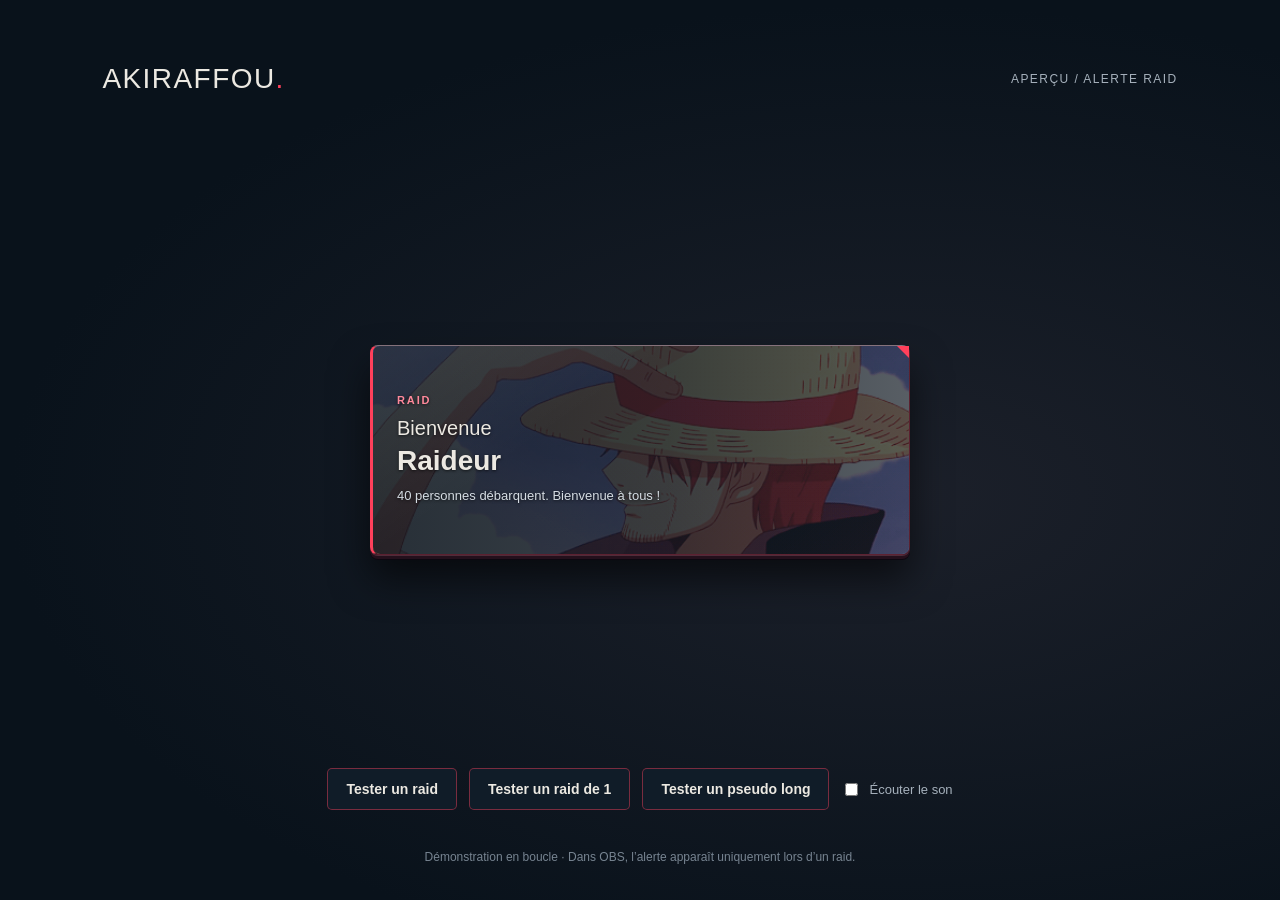
<file: raid-preview.html>
<!doctype html><html lang="fr"><head><meta charset="utf-8"><meta name="viewport" content="width=device-width,initial-scale=1"><title>Akiraffou — Aperçu alerte raid</title><style>:root{--coral:#ff405b;--cream:#ece9e2;--duration:5s}*{box-sizing:border-box}html,body{width:100%;height:100%;margin:0;overflow:hidden;background:transparent;font-family:Arial,Helvetica,sans-serif;color:var(--cream)}body{display:flex;align-items:center;justify-content:center}.follow-alert{width:calc(100% - 40px);max-width:540px;min-height:210px;position:relative;display:flex;align-items:center;gap:20px;padding:25px 28px 27px 24px;background:linear-gradient(120deg,rgba(9,18,27,.94),rgba(12,20,30,.87));border:1px solid #ff405b55;border-left:3px solid var(--coral);border-radius:8px;box-shadow:0 10px 24px #0005,inset 0 1px 0 #ffffff0b;opacity:0;visibility:hidden;transform:translateY(12px);isolation:isolate}.follow-alert.is-active{opacity:1;visibility:visible;transform:none;animation:follow-enter .42s cubic-bezier(.16,1,.3,1) both}.follow-alert.is-leaving{animation:follow-exit .3s ease-in both}.follow-alert:after{content:'';position:absolute;inset:-1px;border:1px solid #25f4ee;clip-path:inset(32% 0 58%);opacity:0;pointer-events:none;border-radius:8px}.follow-alert.is-active:after{animation:follow-glitch .7s steps(1,end) both}.follow-mark{position:absolute;inset:0;width:100%;height:100%;overflow:hidden;border-radius:7px;background:#09121b;z-index:0;pointer-events:none}.follow-mark img{display:block;width:100%;height:100%;object-fit:cover;object-position:50% 10%}.follow-mark:after{content:'';position:absolute;inset:0;background:linear-gradient(90deg,rgba(9,18,27,.88) 0%,rgba(9,18,27,.80) 55%,rgba(9,18,27,.68) 100%)}.follow-copy{position:relative;z-index:1;min-width:0;flex:1;text-shadow:0 1px 3px #0009}.follow-label{color:#ff899b;font-size:11px;font-weight:800;letter-spacing:.17em;margin-bottom:10px}.follow-welcome{font-size:20px;line-height:1.25}.follow-welcome strong{display:block;font-size:28px;line-height:1.2;margin-top:3px;font-weight:800;overflow-wrap:anywhere}.follow-note{font-size:13px;color:#d6dde4;margin-top:9px;line-height:1.35}.follow-corner{position:absolute;top:0;right:0;width:12px;height:12px;background:var(--coral);clip-path:polygon(0 0,100% 0,100% 100%)}.follow-progress{position:absolute;bottom:0;left:0;height:2px;width:100%;background:linear-gradient(90deg,var(--coral),#ff8697);transform-origin:left;opacity:.85}.is-active .follow-progress{animation:follow-progress var(--duration) linear both}@keyframes follow-enter{from{opacity:0;transform:translateY(12px)}to{opacity:1;transform:none}}@keyframes follow-exit{to{opacity:0;transform:translateY(-8px)}}@keyframes follow-progress{to{transform:scaleX(0)}}@keyframes follow-glitch{0%,20%,29%,42%,100%{opacity:0;transform:none}21%{opacity:.7;transform:translateX(3px);clip-path:inset(32% 0 58%)}25%{opacity:.55;transform:translateX(-3px);clip-path:inset(65% 0 22%)}35%{opacity:.5;transform:translateX(2px);clip-path:inset(15% 0 75%)}}@media(prefers-reduced-motion:reduce){.follow-alert,.follow-alert:after,.follow-progress,.follow-mark{animation:none!important}.follow-alert.is-leaving{opacity:0}}
/* Floating card finish: depth 90%, reflection 70%. */
.follow-alert{border-top-color:#ffd1da80;box-shadow:0 1px 0 #ff9bb633,0 4px 0 #24101c,0 5px 0 #0c0710,0 22.8px 38px #0009,inset 0 1px 0 #ffffff44,inset 1px 0 0 #ff405b40,inset 0 -2px 0 #000c}
.follow-alert::before{content:'';position:absolute;inset:0;z-index:1;border-radius:inherit;pointer-events:none;background:linear-gradient(145deg,#ffffff14,transparent 36%,transparent 80%,#ff405b08)}
.follow-copy,.follow-corner,.follow-progress{z-index:2}

body{background:radial-gradient(ellipse at 70% 55%,#1c202a,#09121b 70%);display:grid;place-items:center}.preview-top{position:absolute;top:7%;left:8%;right:8%;display:flex;justify-content:space-between;align-items:center;color:#a6b1bc;font-size:12px;letter-spacing:.12em}.preview-brand{font-family:Impact,'Arial Narrow',sans-serif;font-size:28px;color:#ece9e2}.preview-brand span{color:#ff405b}.preview-stage{width:min(660px,95vw);height:340px;display:flex;align-items:center;justify-content:center}.preview-controls{position:absolute;bottom:10%;display:flex;gap:12px;align-items:center;flex-wrap:wrap;justify-content:center}.preview-controls button{border:1px solid #ff405b70;background:#101c28;color:#ece9e2;padding:12px 18px;border-radius:5px;cursor:pointer;font:600 14px Arial}.preview-controls button:hover{background:#ff405b20}.preview-controls label{font-size:13px;color:#a6b1bc;display:flex;align-items:center;gap:8px}.preview-controls input{accent-color:#ff405b}.preview-info{position:absolute;bottom:4%;color:#778491;font-size:12px;margin:0 20px;text-align:center}
</style></head><body><header class="preview-top"><div class="preview-brand">AKIRAFFOU<span>.</span></div><div>APERÇU / ALERTE RAID</div></header><main class="preview-stage"><section id="follow-alert" class="follow-alert" aria-live="polite" aria-hidden="true">
  <div class="follow-mark" aria-hidden="true"><img src="https://lraffou.github.io/akiraffou-overlays/raid-luffy.gif" width="128" height="72" alt="" decoding="async"></div>
  <div class="follow-copy"><div class="follow-label">NOUVEAU FOLLOW</div><div class="follow-welcome"><span id="alert-lead">Bienvenue</span> <strong id="follow-name"></strong></div><div class="follow-note">Prends ta place, on est bien ici.</div></div>
  <span class="follow-corner" aria-hidden="true"></span><span class="follow-progress" aria-hidden="true"></span>
</section>
</main><div class="preview-controls"><button id="replay">Tester un raid</button><button id="small-raid">Tester un raid de 1</button><button id="long-name">Tester un pseudo long</button><label><input id="sound" type="checkbox">Écouter le son</label></div><p class="preview-info">Démonstration en boucle · Dans OBS, l’alerte apparaît uniquement lors d’un raid.</p><script>(() => {
  const card = document.getElementById('follow-alert');
  const nameNode = document.getElementById('follow-name');
  const labelNode = card.querySelector('.follow-label');
  const leadNode = document.getElementById('alert-lead');
  const noteNode = card.querySelector('.follow-note');
  const imageNode = card.querySelector('.follow-mark img');
  const FOLLOW_IMAGE = 'https://lraffou.github.io/akiraffou-overlays/follow-luffy.gif';
  const SUB_IMAGE = 'https://lraffou.github.io/akiraffou-overlays/sub-luffy.webp';
  const subPreload = new Image(); subPreload.src = SUB_IMAGE;
  const RAID_IMAGE = 'https://lraffou.github.io/akiraffou-overlays/raid-luffy.gif';
  const raidPreload = new Image(); raidPreload.src = RAID_IMAGE;
  const TIP_IMAGE = 'https://lraffou.github.io/akiraffou-overlays/tip-nami.gif';
  const tipPreload = new Image(); tipPreload.src = TIP_IMAGE;
  const CHEER_IMAGE = 'https://lraffou.github.io/akiraffou-overlays/cheer-roger.gif';
  const cheerPreload = new Image(); cheerPreload.src = CHEER_IMAGE;
  let currencyCode = 'EUR';
  const queue = [];
  let busy = false, duration = 5000, soundEnabled = true, volume = .08, audio;
  let endTimer, hideTimer, nextTimer;
  const clean = value => typeof value === 'string' ? Array.from(value.trim()).slice(0, 40).join('') : '';
  const flag = value => value === true || value === 'true' || value === 1;
  const count = value => Number.isFinite(Number(value)) ? Math.max(1, Math.min(9999, Math.floor(Number(value)))) : 1;
  const follow = name => ({name, label:'NOUVEAU FOLLOW', lead:'Bienvenue', note:'Prends ta place, on est bien ici.', image:FOLLOW_IMAGE});
  function cheer(event) {
    const bits = Number(event.amount);
    if (!Number.isSafeInteger(bits) || bits <= 0) return null;
    const formatted = new Intl.NumberFormat('fr-FR').format(bits);
    return {name:clean(event.name || event.displayName) || 'Anonyme', label:'CHEER', lead:`Merci pour ${formatted} ${bits === 1 ? 'Bit' : 'Bits'}`, note:'Merci pour le soutien !', image:CHEER_IMAGE};
  }
  function tip(event) {
    const amount = Number(event.amount);
    if (!Number.isFinite(amount) || amount <= 0 || amount > Number.MAX_SAFE_INTEGER) return null;
    const formatted = new Intl.NumberFormat('fr-FR', {style:'currency', currency:currencyCode, minimumFractionDigits:2, maximumFractionDigits:2}).format(amount);
    return {name:clean(event.name || event.displayName) || 'Anonyme', label:'NOUVEAU TIP', lead:`Merci pour ${formatted}`, note:'Ça fait plaisir, merci !', image:TIP_IMAGE};
  }
  function raid(event) {
    const viewers = Number.isFinite(Number(event.amount)) ? Math.max(1, Math.floor(Number(event.amount))) : 1;
    return {name:event.name || event.displayName, label:'RAID', lead:'Bienvenue', note:viewers === 1 ? '1 personne débarque. Bienvenue à toi !' : `${viewers} personnes débarquent. Bienvenue à tous !`, image:RAID_IMAGE};
  }
  function subscriber(event) {
    if (flag(event.bulkGifted)) {
      const amount = count(event.amount);
      return {name:event.sender || event.name, label:amount > 1 ? 'SUBS OFFERTS' : 'SUB OFFERT', lead:'Merci', note:amount > 1 ? `${amount} subs offerts à la communauté !` : 'Un sub offert à la communauté !', image:SUB_IMAGE};
    }
    if (flag(event.isCommunityGift) || flag(event.playedAsCommunityGift)) return null;
    if (flag(event.gifted)) {
      const recipient = clean(event.name);
      return {name:event.sender || event.name, label:'SUB OFFERT', lead:'Merci', note:recipient ? `Un sub offert à ${recipient}.` : 'Merci pour ce sub offert !', image:SUB_IMAGE};
    }
    const months = count(event.amount);
    return {name:event.name || event.displayName, label:months > 1 ? 'RESUB' : 'NOUVEAU SUB', lead:'Merci', note:months > 1 ? `${months} mois ensemble. Merci pour ta fidélité !` : 'Merci pour ton soutien, bienvenue dans l’équipage !', image:SUB_IMAGE};
  }
  function chime() {
    if (!soundEnabled || volume <= 0) return;
    try {
      const Audio = window.AudioContext || window.webkitAudioContext;
      if (!Audio) return;
      audio ||= new Audio();
      audio.resume().then(() => {
        const start = audio.currentTime;
        [659.25, 880].forEach((frequency, index) => {
          const oscillator = audio.createOscillator(), gain = audio.createGain();
          const time = start + index * .095;
          oscillator.type = 'sine'; oscillator.frequency.value = frequency;
          gain.gain.setValueAtTime(0, time);
          gain.gain.linearRampToValueAtTime(volume, time + .012);
          gain.gain.exponentialRampToValueAtTime(.0001, time + .18);
          oscillator.connect(gain); gain.connect(audio.destination);
          oscillator.start(time); oscillator.stop(time + .2);
          oscillator.onended = () => { oscillator.disconnect(); gain.disconnect(); };
        });
      }).catch(() => {});
    } catch (_) { /* The visual alert still works if audio is unavailable. */ }
  }
  function playNext() {
    if (busy || !queue.length) return;
    busy = true;
    const alert = queue.shift();
    nameNode.textContent = alert.name;
    labelNode.textContent = alert.label;
    leadNode.textContent = alert.lead;
    noteNode.textContent = alert.note;
    if (imageNode.getAttribute('src') !== alert.image) imageNode.src = alert.image;
    imageNode.style.objectPosition = alert.image === RAID_IMAGE ? '50% 60%' : alert.image === TIP_IMAGE ? '50% 40%' : alert.image === CHEER_IMAGE ? '50% 50%' : '50% 10%';
    card.style.setProperty('--duration', `${duration}ms`);
    card.classList.remove('is-leaving');
    card.setAttribute('aria-hidden', 'false');
    card.classList.add('is-active');
    chime();
    hideTimer = setTimeout(() => card.classList.add('is-leaving'), duration - 300);
    endTimer = setTimeout(() => {
      card.classList.remove('is-active', 'is-leaving');
      card.setAttribute('aria-hidden', 'true');
      nextTimer = setTimeout(() => { busy = false; playNext(); }, 250);
    }, duration);
  }
  function enqueue(alert) {
    if (!alert) return;
    const name = clean(alert.name);
    if (!name) return;
    queue.push({...alert, name});
    playNext();
  }
  window.addEventListener('onWidgetLoad', obj => {
    const fields = obj.detail?.fieldData || {};
    const code = String(obj.detail?.currency?.code || 'EUR').toUpperCase();
    currencyCode = /^[A-Z]{3}$/.test(code) ? code : 'EUR';
    const seconds = Number(fields.durationSeconds ?? 5), level = Number(fields.soundVolume ?? 8);
    duration = (Number.isFinite(seconds) ? Math.max(3, Math.min(15, seconds)) : 5) * 1000;
    volume = (Number.isFinite(level) ? Math.max(0, Math.min(30, level)) : 8) / 100;
    soundEnabled = fields.soundEnabled !== false && fields.soundEnabled !== 'false';
    [endTimer, hideTimer, nextTimer].forEach(clearTimeout);
    queue.length = 0; busy = false;
    card.classList.remove('is-active', 'is-leaving');
    card.setAttribute('aria-hidden', 'true');
  });
  window.addEventListener('onEventReceived', obj => {
    const detail = obj.detail || {}, event = detail.event || {};
    if (detail.listener === 'follower-latest') enqueue(follow(event.name || event.displayName));
    if (detail.listener === 'subscriber-latest') enqueue(subscriber(event));
    if (detail.listener === 'raid-latest') enqueue(raid(event));
    if (detail.listener === 'tip-latest') enqueue(tip(event));
    if (detail.listener === 'cheer-latest') enqueue(cheer(event));
    if (detail.listener === 'widget-button') {
      if (event.field === 'testCheer') enqueue(cheer({name:'SuperViewer',amount:100}));
      if (event.field === 'testTip') enqueue(tip({name:'Donateur',amount:10}));
      if (event.field === 'testRaid') enqueue(raid({name:'Raideur',amount:40}));
      if (event.field === 'testFollow') enqueue(follow('NouveauViewer'));
      if (event.field === 'testSub') enqueue(subscriber({name:'NouveauSub',amount:1}));
      if (event.field === 'testResub') enqueue(subscriber({name:'FideleViewer',amount:12}));
      if (event.field === 'testGift') enqueue(subscriber({name:'Viewer',sender:'SuperGifter',amount:5,bulkGifted:true}));
    }
  });
})();
const raidDemo = (name,amount=40) => window.dispatchEvent(new CustomEvent('onEventReceived',{detail:{listener:'raid-latest',event:{name,amount}}}));
const loadDemo = () => window.dispatchEvent(new CustomEvent('onWidgetLoad',{detail:{fieldData:{durationSeconds:5,soundEnabled:document.getElementById('sound').checked,soundVolume:8}}}));
loadDemo(); raidDemo('Raideur');
let demoTimer = setInterval(() => raidDemo('Raideur'), 8500);
const manualDemo = (name,amount=40) => {clearInterval(demoTimer);loadDemo();raidDemo(name,amount);};
document.getElementById('replay').addEventListener('click',() => manualDemo('Raideur'));
document.getElementById('long-name').addEventListener('click',() => manualDemo('UnPseudoVraimentTrèsLong_12345'));
document.getElementById('small-raid').addEventListener('click',() => manualDemo('Raideur',1));
document.getElementById('sound').addEventListener('change',() => manualDemo('Raideur'));
</script></body></html>
</file>
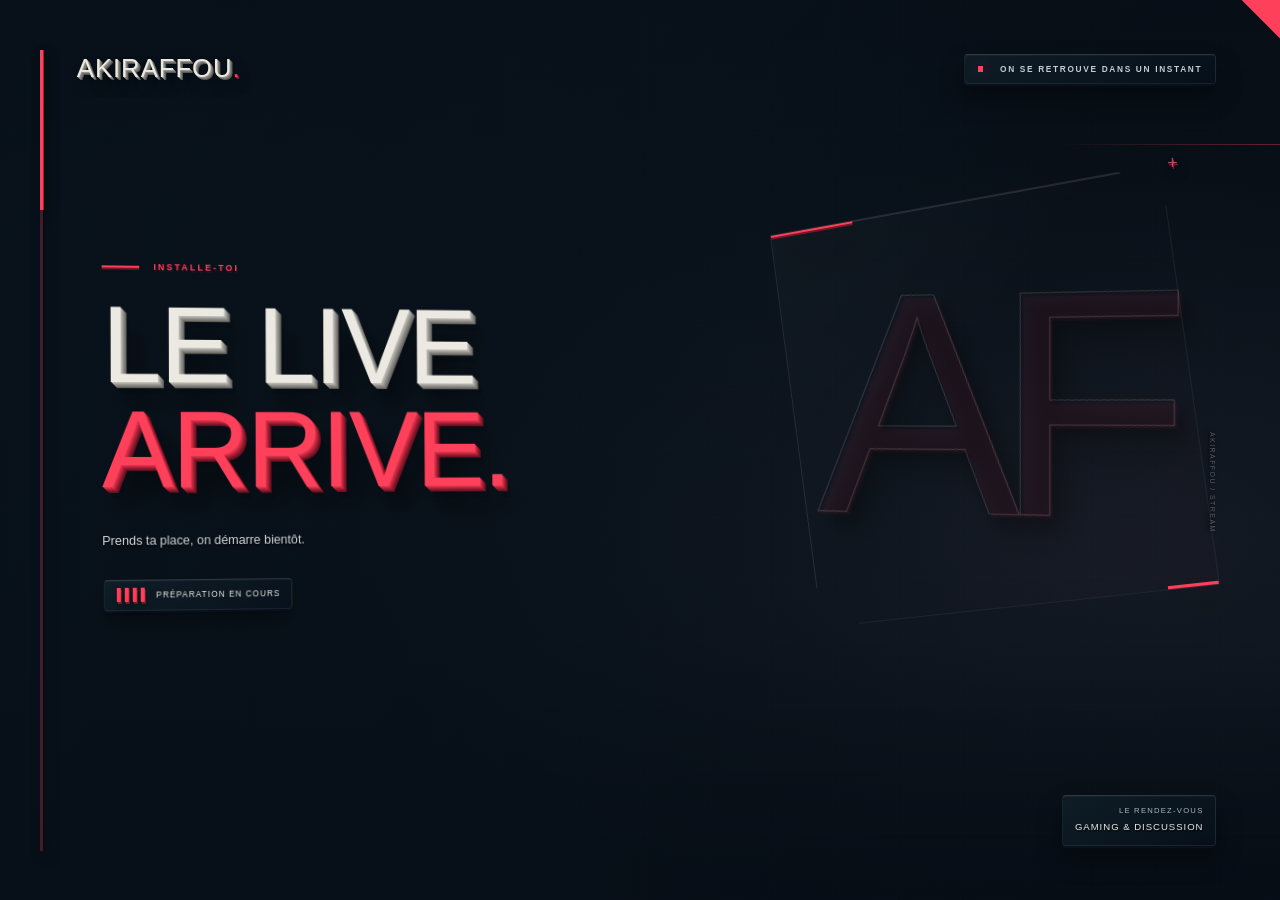
<file: start.html>
<!doctype html>
<html lang="fr"><head><meta charset="utf-8"><meta name="viewport" content="width=device-width,initial-scale=1"><title>Akiraffou — Le live arrive</title><style>
:root{--coral:#ff405b;--cream:#ece9e2;--night:#09121b}*{box-sizing:border-box}html,body{margin:0;width:100%;height:100%;overflow:hidden}body{font-family:Arial,Helvetica,sans-serif;background:var(--night);color:var(--cream)}.scene{position:relative;width:100vw;height:100vh;overflow:hidden;container-type:size;background:radial-gradient(ellipse at 85% 60%,#1c202a 0,transparent 50%),linear-gradient(120deg,#101c28,#080f16 65%)}.grid{position:absolute;inset:0;background-image:linear-gradient(#ffffff05 1px,transparent 1px),linear-gradient(90deg,#ffffff05 1px,transparent 1px);background-size:5cqw 5cqw;mask-image:linear-gradient(90deg,transparent,#000 60%);opacity:.65}.grain{position:absolute;inset:0;background:repeating-linear-gradient(0deg,transparent 0 3px,#0002 3px 4px);opacity:.22;pointer-events:none}.rail{position:absolute;left:3.1%;top:5.5%;bottom:5.5%;width:3px;background:#ff405b40}.rail:before{content:'';position:absolute;top:0;left:0;width:3px;height:20%;background:var(--coral);animation:rail-drift 12s ease-in-out infinite}.top{position:absolute;left:6%;right:5%;top:6%;display:flex;align-items:center;justify-content:space-between;font-size:.65cqw;font-weight:700;letter-spacing:.2em}.wordmark{font-family:Impact,'Arial Narrow',sans-serif;font-weight:400;font-size:2cqw;letter-spacing:.04em}.wordmark span{color:var(--coral)}.top-right{display:flex;gap:1.3cqw;align-items:center;color:#929eaa}.top-right:before{content:'';width:.45cqw;height:.45cqw;background:var(--coral);box-shadow:0 0 18px #ff405b55}.main{position:absolute;left:8%;top:29%;z-index:3}.eyebrow{display:flex;align-items:center;gap:14px;color:var(--coral);font-size:.7cqw;font-weight:800;letter-spacing:.25em;margin-bottom:2.3cqh}.eyebrow:before{content:'';height:2px;width:3cqw;background:var(--coral)}h1{font-family:Impact,'Arial Narrow',sans-serif;font-size:8.5cqw;font-weight:400;line-height:.97;letter-spacing:-.015em;margin:0;text-transform:uppercase}.arrive{display:block;color:var(--coral);position:relative}.arrive:after{content:attr(data-text);position:absolute;inset:0;color:#25f4ee;opacity:0;clip-path:inset(35% 0 45%);animation:title-glitch 14s steps(1,end) infinite;pointer-events:none}.sub{font-size:1cqw;line-height:1.7;color:#a8b3bd;margin-top:3cqh}.status{display:flex;align-items:center;gap:12px;margin-top:3cqh;font-size:.65cqw;letter-spacing:.13em;color:#c4c9cc}.loader{display:flex;gap:4px}.loader i{width:4px;height:14px;background:var(--coral);animation:load 1.3s ease-in-out infinite}.loader i:nth-child(2){animation-delay:.15s}.loader i:nth-child(3){animation-delay:.3s}.loader i:nth-child(4){animation-delay:.45s}.graphic{position:absolute;right:7%;top:22%;width:32cqw;height:32cqw;display:grid;place-items:center;transform:rotate(-8deg)}.ghost{font-family:Impact,'Arial Narrow',sans-serif;font-size:25cqw;font-weight:400;letter-spacing:-.08em;line-height:1;color:transparent;-webkit-text-stroke:1px #ff405b30;transform:rotate(8deg);user-select:none}.orbit{position:absolute;inset:0;border:1px solid #ffffff0c;clip-path:polygon(0 0,90% 0,100% 10%,100% 100%,10% 100%,0 90%)}.orbit:before{content:'';position:absolute;top:0;left:0;width:22%;height:2px;background:var(--coral);animation:orbit-line 10s ease-in-out infinite}.orbit:after{content:'';position:absolute;right:0;bottom:0;width:12%;height:3px;background:var(--coral)}.cross{position:absolute;right:8%;top:17%;font-size:1.4cqw;color:#ff405b70;font-weight:400}.bottom{position:absolute;bottom:6%;left:8%;right:5%;display:flex;align-items:flex-end;justify-content:space-between;z-index:4}.social-source{width:540px;height:60px;max-width:50vw;border:0;background:transparent;transform-origin:left bottom}.footer-label{font-size:.6cqw;letter-spacing:.16em;color:#778491;text-align:right;line-height:1.9}.footer-label b{display:block;color:#ece9e2;font-weight:400;font-size:.75cqw;letter-spacing:.1em}.corner{position:absolute;top:0;right:0;width:3cqw;height:3cqw;background:var(--coral);clip-path:polygon(0 0,100% 0,100% 100%)}.sweep{position:absolute;top:16%;right:0;height:1px;width:18%;background:linear-gradient(90deg,transparent,#ff405b60);animation:sweep 13s ease-in-out infinite}.tiny{position:absolute;right:5%;top:48%;color:#78828b55;font-size:.55cqw;writing-mode:vertical-rl;letter-spacing:.2em}
@keyframes title-glitch{0%,77%,80%,100%{opacity:0;transform:none}77.2%{opacity:.75;transform:translateX(3px);clip-path:inset(35% 0 45%)}77.8%{opacity:.55;transform:translateX(-3px);clip-path:inset(60% 0 22%)}78.4%{opacity:0}79%{opacity:.6;transform:translateX(2px);clip-path:inset(20% 0 68%)}}
@keyframes load{0%,100%{opacity:.3;transform:scaleY(.4)}50%{opacity:1;transform:scaleY(1)}}@keyframes rail-drift{0%,100%{transform:translateY(0)}50%{transform:translateY(370%)}}@keyframes orbit-line{0%,100%{left:0;opacity:.45}50%{left:70%;opacity:1}}@keyframes sweep{0%,100%{width:18%;opacity:.4}50%{width:35%;opacity:.8}}
@media(max-width:1200px){.social-source{transform:scale(.75)}}@media(max-width:800px){.social-source{transform:scale(.5);max-width:100vw}.sub{font-size:1.6cqw}.status{font-size:1cqw}.top-right,.footer-label{font-size:1cqw}.footer-label b{font-size:1.2cqw}}@media(prefers-reduced-motion:reduce){*,*:before,*:after{animation:none!important}}
</style><link rel="stylesheet" href="scene-3d.css?v=1"><script>if(new URLSearchParams(location.search).get("video")==="obs")document.documentElement.dataset.videoLayer="obs";</script></head><body><main class="scene" aria-label="Le live Akiraffou arrive"><div class="grid"></div><div class="grain"></div><div class="rail"></div><header class="top"><div class="wordmark">AKIRAFFOU<span>.</span></div><div class="top-right">ON SE RETROUVE DANS UN INSTANT</div></header><section class="main"><div class="eyebrow">INSTALLE-TOI</div><h1>LE LIVE<span class="arrive" data-text="ARRIVE.">ARRIVE.</span></h1><p class="sub">Prends ta place, on démarre bientôt.</p><div class="status"><span class="loader" aria-hidden="true"><i></i><i></i><i></i><i></i></span>PRÉPARATION EN COURS</div></section><div class="graphic" aria-hidden="true"><span class="ghost">AF</span><div class="orbit"></div></div><span class="cross" aria-hidden="true">+</span><span class="tiny" aria-hidden="true">AKIRAFFOU / STREAM</span><div class="sweep"></div><footer class="bottom"><iframe class="social-source" src="https://lraffou.github.io/Overlayhorizontal/" title="Overlay réseaux actuel" loading="eager"></iframe><div class="footer-label">LE RENDEZ-VOUS<b>GAMING & DISCUSSION</b></div></footer><div class="corner"></div></main></body></html>
</file>
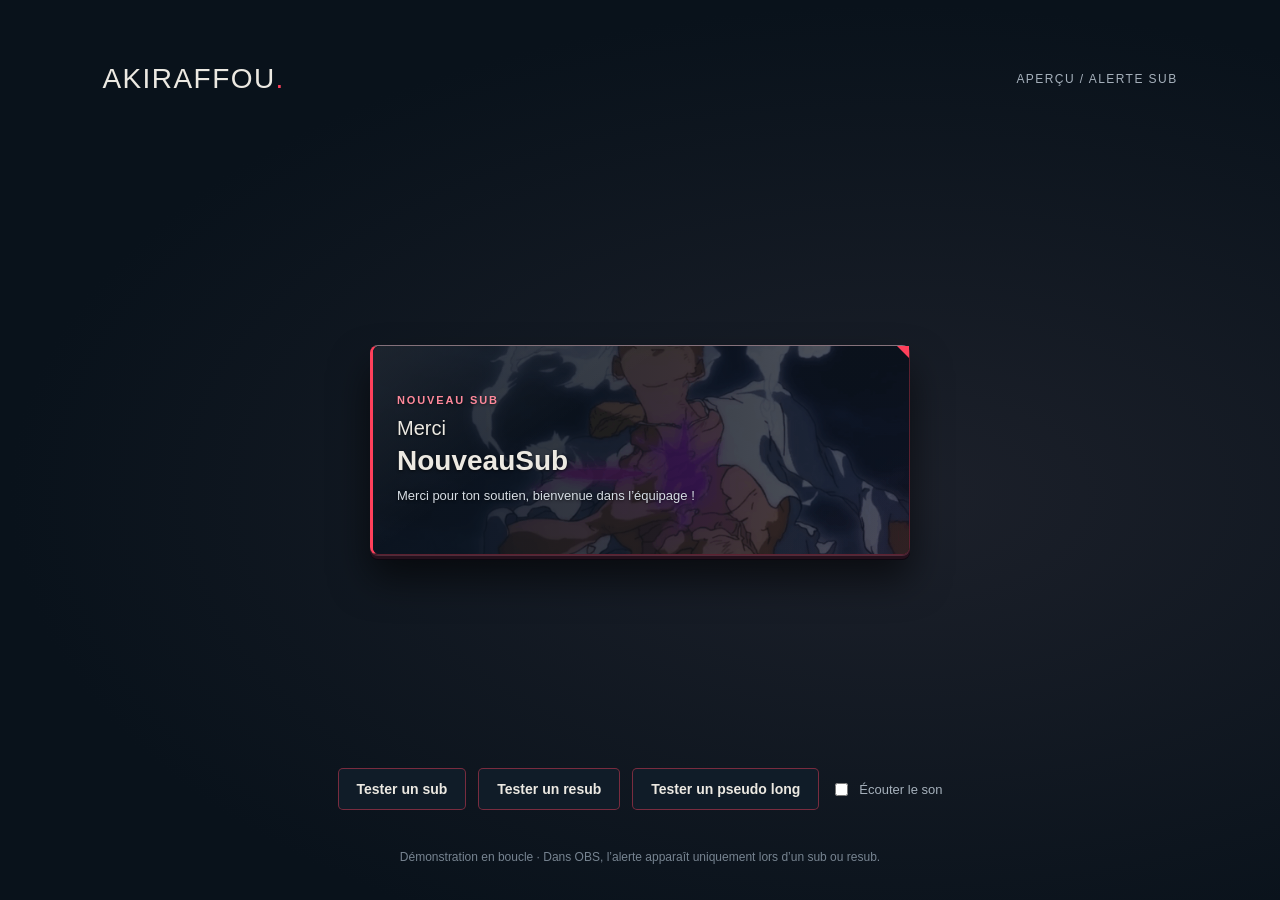
<file: sub-preview.html>
<!doctype html><html lang="fr"><head><meta charset="utf-8"><meta name="viewport" content="width=device-width,initial-scale=1"><title>Akiraffou — Aperçu alerte sub</title><style>:root{--coral:#ff405b;--cream:#ece9e2;--duration:5s}*{box-sizing:border-box}html,body{width:100%;height:100%;margin:0;overflow:hidden;background:transparent;font-family:Arial,Helvetica,sans-serif;color:var(--cream)}body{display:flex;align-items:center;justify-content:center}.follow-alert{width:calc(100% - 40px);max-width:540px;min-height:210px;position:relative;display:flex;align-items:center;gap:20px;padding:25px 28px 27px 24px;background:linear-gradient(120deg,rgba(9,18,27,.94),rgba(12,20,30,.87));border:1px solid #ff405b55;border-left:3px solid var(--coral);border-radius:8px;box-shadow:0 10px 24px #0005,inset 0 1px 0 #ffffff0b;opacity:0;visibility:hidden;transform:translateY(12px);isolation:isolate}.follow-alert.is-active{opacity:1;visibility:visible;transform:none;animation:follow-enter .42s cubic-bezier(.16,1,.3,1) both}.follow-alert.is-leaving{animation:follow-exit .3s ease-in both}.follow-alert:after{content:'';position:absolute;inset:-1px;border:1px solid #25f4ee;clip-path:inset(32% 0 58%);opacity:0;pointer-events:none;border-radius:8px}.follow-alert.is-active:after{animation:follow-glitch .7s steps(1,end) both}.follow-mark{position:absolute;inset:0;width:100%;height:100%;overflow:hidden;border-radius:7px;background:#09121b;z-index:0;pointer-events:none}.follow-mark img{display:block;width:100%;height:100%;object-fit:cover;object-position:50% 10%}.follow-mark:after{content:'';position:absolute;inset:0;background:linear-gradient(90deg,rgba(9,18,27,.88) 0%,rgba(9,18,27,.80) 55%,rgba(9,18,27,.68) 100%)}.follow-copy{position:relative;z-index:1;min-width:0;flex:1;text-shadow:0 1px 3px #0009}.follow-label{color:#ff899b;font-size:11px;font-weight:800;letter-spacing:.17em;margin-bottom:10px}.follow-welcome{font-size:20px;line-height:1.25}.follow-welcome strong{display:block;font-size:28px;line-height:1.2;margin-top:3px;font-weight:800;overflow-wrap:anywhere}.follow-note{font-size:13px;color:#d6dde4;margin-top:9px;line-height:1.35}.follow-corner{position:absolute;top:0;right:0;width:12px;height:12px;background:var(--coral);clip-path:polygon(0 0,100% 0,100% 100%)}.follow-progress{position:absolute;bottom:0;left:0;height:2px;width:100%;background:linear-gradient(90deg,var(--coral),#ff8697);transform-origin:left;opacity:.85}.is-active .follow-progress{animation:follow-progress var(--duration) linear both}@keyframes follow-enter{from{opacity:0;transform:translateY(12px)}to{opacity:1;transform:none}}@keyframes follow-exit{to{opacity:0;transform:translateY(-8px)}}@keyframes follow-progress{to{transform:scaleX(0)}}@keyframes follow-glitch{0%,20%,29%,42%,100%{opacity:0;transform:none}21%{opacity:.7;transform:translateX(3px);clip-path:inset(32% 0 58%)}25%{opacity:.55;transform:translateX(-3px);clip-path:inset(65% 0 22%)}35%{opacity:.5;transform:translateX(2px);clip-path:inset(15% 0 75%)}}@media(prefers-reduced-motion:reduce){.follow-alert,.follow-alert:after,.follow-progress,.follow-mark{animation:none!important}.follow-alert.is-leaving{opacity:0}}
/* Floating card finish: depth 90%, reflection 70%. */
.follow-alert{border-top-color:#ffd1da80;box-shadow:0 1px 0 #ff9bb633,0 4px 0 #24101c,0 5px 0 #0c0710,0 22.8px 38px #0009,inset 0 1px 0 #ffffff44,inset 1px 0 0 #ff405b40,inset 0 -2px 0 #000c}
.follow-alert::before{content:'';position:absolute;inset:0;z-index:1;border-radius:inherit;pointer-events:none;background:linear-gradient(145deg,#ffffff14,transparent 36%,transparent 80%,#ff405b08)}
.follow-copy,.follow-corner,.follow-progress{z-index:2}

body{background:radial-gradient(ellipse at 70% 55%,#1c202a,#09121b 70%);display:grid;place-items:center}.preview-top{position:absolute;top:7%;left:8%;right:8%;display:flex;justify-content:space-between;align-items:center;color:#a6b1bc;font-size:12px;letter-spacing:.12em}.preview-brand{font-family:Impact,'Arial Narrow',sans-serif;font-size:28px;color:#ece9e2}.preview-brand span{color:#ff405b}.preview-stage{width:min(660px,95vw);height:340px;display:flex;align-items:center;justify-content:center}.preview-controls{position:absolute;bottom:10%;display:flex;gap:12px;align-items:center;flex-wrap:wrap;justify-content:center}.preview-controls button{border:1px solid #ff405b70;background:#101c28;color:#ece9e2;padding:12px 18px;border-radius:5px;cursor:pointer;font:600 14px Arial}.preview-controls button:hover{background:#ff405b20}.preview-controls label{font-size:13px;color:#a6b1bc;display:flex;align-items:center;gap:8px}.preview-controls input{accent-color:#ff405b}.preview-info{position:absolute;bottom:4%;color:#778491;font-size:12px;margin:0 20px;text-align:center}
</style></head><body><header class="preview-top"><div class="preview-brand">AKIRAFFOU<span>.</span></div><div>APERÇU / ALERTE SUB</div></header><main class="preview-stage"><section id="follow-alert" class="follow-alert" aria-live="polite" aria-hidden="true">
  <div class="follow-mark" aria-hidden="true"><img src="https://lraffou.github.io/akiraffou-overlays/sub-luffy.webp" width="128" height="72" alt="" decoding="async"></div>
  <div class="follow-copy"><div class="follow-label">NOUVEAU FOLLOW</div><div class="follow-welcome"><span id="alert-lead">Bienvenue</span> <strong id="follow-name"></strong></div><div class="follow-note">Prends ta place, on est bien ici.</div></div>
  <span class="follow-corner" aria-hidden="true"></span><span class="follow-progress" aria-hidden="true"></span>
</section>
</main><div class="preview-controls"><button id="replay">Tester un sub</button><button id="resub">Tester un resub</button><button id="long-name">Tester un pseudo long</button><label><input id="sound" type="checkbox">Écouter le son</label></div><p class="preview-info">Démonstration en boucle · Dans OBS, l’alerte apparaît uniquement lors d’un sub ou resub.</p><script>(() => {
  const card = document.getElementById('follow-alert');
  const nameNode = document.getElementById('follow-name');
  const labelNode = card.querySelector('.follow-label');
  const leadNode = document.getElementById('alert-lead');
  const noteNode = card.querySelector('.follow-note');
  const imageNode = card.querySelector('.follow-mark img');
  const FOLLOW_IMAGE = 'https://lraffou.github.io/akiraffou-overlays/follow-luffy.gif';
  const SUB_IMAGE = 'https://lraffou.github.io/akiraffou-overlays/sub-luffy.webp';
  const subPreload = new Image(); subPreload.src = SUB_IMAGE;
  const RAID_IMAGE = 'https://lraffou.github.io/akiraffou-overlays/raid-luffy.gif';
  const raidPreload = new Image(); raidPreload.src = RAID_IMAGE;
  const TIP_IMAGE = 'https://lraffou.github.io/akiraffou-overlays/tip-nami.gif';
  const tipPreload = new Image(); tipPreload.src = TIP_IMAGE;
  const CHEER_IMAGE = 'https://lraffou.github.io/akiraffou-overlays/cheer-roger.gif';
  const cheerPreload = new Image(); cheerPreload.src = CHEER_IMAGE;
  let currencyCode = 'EUR';
  const queue = [];
  let busy = false, duration = 5000, soundEnabled = true, volume = .08, audio;
  let endTimer, hideTimer, nextTimer;
  const clean = value => typeof value === 'string' ? Array.from(value.trim()).slice(0, 40).join('') : '';
  const flag = value => value === true || value === 'true' || value === 1;
  const count = value => Number.isFinite(Number(value)) ? Math.max(1, Math.min(9999, Math.floor(Number(value)))) : 1;
  const follow = name => ({name, label:'NOUVEAU FOLLOW', lead:'Bienvenue', note:'Prends ta place, on est bien ici.', image:FOLLOW_IMAGE});
  function cheer(event) {
    const bits = Number(event.amount);
    if (!Number.isSafeInteger(bits) || bits <= 0) return null;
    const formatted = new Intl.NumberFormat('fr-FR').format(bits);
    return {name:clean(event.name || event.displayName) || 'Anonyme', label:'CHEER', lead:`Merci pour ${formatted} ${bits === 1 ? 'Bit' : 'Bits'}`, note:'Merci pour le soutien !', image:CHEER_IMAGE};
  }
  function tip(event) {
    const amount = Number(event.amount);
    if (!Number.isFinite(amount) || amount <= 0 || amount > Number.MAX_SAFE_INTEGER) return null;
    const formatted = new Intl.NumberFormat('fr-FR', {style:'currency', currency:currencyCode, minimumFractionDigits:2, maximumFractionDigits:2}).format(amount);
    return {name:clean(event.name || event.displayName) || 'Anonyme', label:'NOUVEAU TIP', lead:`Merci pour ${formatted}`, note:'Ça fait plaisir, merci !', image:TIP_IMAGE};
  }
  function raid(event) {
    const viewers = Number.isFinite(Number(event.amount)) ? Math.max(1, Math.floor(Number(event.amount))) : 1;
    return {name:event.name || event.displayName, label:'RAID', lead:'Bienvenue', note:viewers === 1 ? '1 personne débarque. Bienvenue à toi !' : `${viewers} personnes débarquent. Bienvenue à tous !`, image:RAID_IMAGE};
  }
  function subscriber(event) {
    if (flag(event.bulkGifted)) {
      const amount = count(event.amount);
      return {name:event.sender || event.name, label:amount > 1 ? 'SUBS OFFERTS' : 'SUB OFFERT', lead:'Merci', note:amount > 1 ? `${amount} subs offerts à la communauté !` : 'Un sub offert à la communauté !', image:SUB_IMAGE};
    }
    if (flag(event.isCommunityGift) || flag(event.playedAsCommunityGift)) return null;
    if (flag(event.gifted)) {
      const recipient = clean(event.name);
      return {name:event.sender || event.name, label:'SUB OFFERT', lead:'Merci', note:recipient ? `Un sub offert à ${recipient}.` : 'Merci pour ce sub offert !', image:SUB_IMAGE};
    }
    const months = count(event.amount);
    return {name:event.name || event.displayName, label:months > 1 ? 'RESUB' : 'NOUVEAU SUB', lead:'Merci', note:months > 1 ? `${months} mois ensemble. Merci pour ta fidélité !` : 'Merci pour ton soutien, bienvenue dans l’équipage !', image:SUB_IMAGE};
  }
  function chime() {
    if (!soundEnabled || volume <= 0) return;
    try {
      const Audio = window.AudioContext || window.webkitAudioContext;
      if (!Audio) return;
      audio ||= new Audio();
      audio.resume().then(() => {
        const start = audio.currentTime;
        [659.25, 880].forEach((frequency, index) => {
          const oscillator = audio.createOscillator(), gain = audio.createGain();
          const time = start + index * .095;
          oscillator.type = 'sine'; oscillator.frequency.value = frequency;
          gain.gain.setValueAtTime(0, time);
          gain.gain.linearRampToValueAtTime(volume, time + .012);
          gain.gain.exponentialRampToValueAtTime(.0001, time + .18);
          oscillator.connect(gain); gain.connect(audio.destination);
          oscillator.start(time); oscillator.stop(time + .2);
          oscillator.onended = () => { oscillator.disconnect(); gain.disconnect(); };
        });
      }).catch(() => {});
    } catch (_) { /* The visual alert still works if audio is unavailable. */ }
  }
  function playNext() {
    if (busy || !queue.length) return;
    busy = true;
    const alert = queue.shift();
    nameNode.textContent = alert.name;
    labelNode.textContent = alert.label;
    leadNode.textContent = alert.lead;
    noteNode.textContent = alert.note;
    if (imageNode.getAttribute('src') !== alert.image) imageNode.src = alert.image;
    imageNode.style.objectPosition = alert.image === RAID_IMAGE ? '50% 60%' : alert.image === TIP_IMAGE ? '50% 40%' : alert.image === CHEER_IMAGE ? '50% 50%' : '50% 10%';
    card.style.setProperty('--duration', `${duration}ms`);
    card.classList.remove('is-leaving');
    card.setAttribute('aria-hidden', 'false');
    card.classList.add('is-active');
    chime();
    hideTimer = setTimeout(() => card.classList.add('is-leaving'), duration - 300);
    endTimer = setTimeout(() => {
      card.classList.remove('is-active', 'is-leaving');
      card.setAttribute('aria-hidden', 'true');
      nextTimer = setTimeout(() => { busy = false; playNext(); }, 250);
    }, duration);
  }
  function enqueue(alert) {
    if (!alert) return;
    const name = clean(alert.name);
    if (!name) return;
    queue.push({...alert, name});
    playNext();
  }
  window.addEventListener('onWidgetLoad', obj => {
    const fields = obj.detail?.fieldData || {};
    const code = String(obj.detail?.currency?.code || 'EUR').toUpperCase();
    currencyCode = /^[A-Z]{3}$/.test(code) ? code : 'EUR';
    const seconds = Number(fields.durationSeconds ?? 5), level = Number(fields.soundVolume ?? 8);
    duration = (Number.isFinite(seconds) ? Math.max(3, Math.min(15, seconds)) : 5) * 1000;
    volume = (Number.isFinite(level) ? Math.max(0, Math.min(30, level)) : 8) / 100;
    soundEnabled = fields.soundEnabled !== false && fields.soundEnabled !== 'false';
    [endTimer, hideTimer, nextTimer].forEach(clearTimeout);
    queue.length = 0; busy = false;
    card.classList.remove('is-active', 'is-leaving');
    card.setAttribute('aria-hidden', 'true');
  });
  window.addEventListener('onEventReceived', obj => {
    const detail = obj.detail || {}, event = detail.event || {};
    if (detail.listener === 'follower-latest') enqueue(follow(event.name || event.displayName));
    if (detail.listener === 'subscriber-latest') enqueue(subscriber(event));
    if (detail.listener === 'raid-latest') enqueue(raid(event));
    if (detail.listener === 'tip-latest') enqueue(tip(event));
    if (detail.listener === 'cheer-latest') enqueue(cheer(event));
    if (detail.listener === 'widget-button') {
      if (event.field === 'testCheer') enqueue(cheer({name:'SuperViewer',amount:100}));
      if (event.field === 'testTip') enqueue(tip({name:'Donateur',amount:10}));
      if (event.field === 'testRaid') enqueue(raid({name:'Raideur',amount:40}));
      if (event.field === 'testFollow') enqueue(follow('NouveauViewer'));
      if (event.field === 'testSub') enqueue(subscriber({name:'NouveauSub',amount:1}));
      if (event.field === 'testResub') enqueue(subscriber({name:'FideleViewer',amount:12}));
      if (event.field === 'testGift') enqueue(subscriber({name:'Viewer',sender:'SuperGifter',amount:5,bulkGifted:true}));
    }
  });
})();
const subDemo = (name,amount=1) => window.dispatchEvent(new CustomEvent('onEventReceived',{detail:{listener:'subscriber-latest',event:{name,amount}}}));
const loadDemo = () => window.dispatchEvent(new CustomEvent('onWidgetLoad',{detail:{fieldData:{durationSeconds:5,soundEnabled:document.getElementById('sound').checked,soundVolume:8}}}));
loadDemo(); subDemo('NouveauSub');
let demoTimer = setInterval(() => subDemo('NouveauSub'), 8500);
const manualDemo = (name,amount=1) => {clearInterval(demoTimer);loadDemo();subDemo(name,amount);};
document.getElementById('replay').addEventListener('click',() => manualDemo('NouveauSub'));
document.getElementById('long-name').addEventListener('click',() => manualDemo('UnPseudoVraimentTrèsLong_12345'));
document.getElementById('resub').addEventListener('click',() => manualDemo('FideleViewer',12));
document.getElementById('sound').addEventListener('change',() => manualDemo('NouveauSub'));
</script></body></html>
</file>
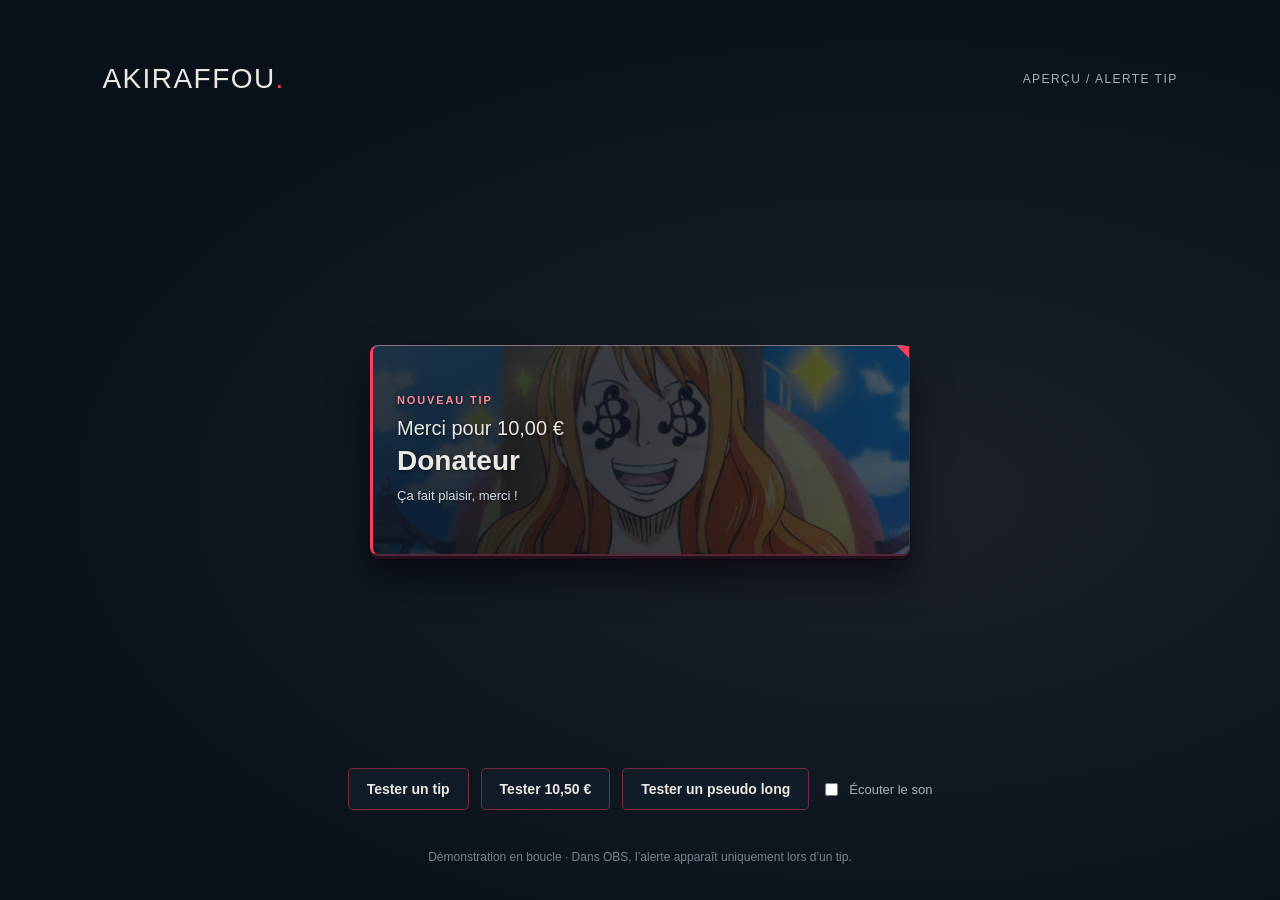
<file: tip-preview.html>
<!doctype html><html lang="fr"><head><meta charset="utf-8"><meta name="viewport" content="width=device-width,initial-scale=1"><title>Akiraffou — Aperçu alerte tip</title><style>:root{--coral:#ff405b;--cream:#ece9e2;--duration:5s}*{box-sizing:border-box}html,body{width:100%;height:100%;margin:0;overflow:hidden;background:transparent;font-family:Arial,Helvetica,sans-serif;color:var(--cream)}body{display:flex;align-items:center;justify-content:center}.follow-alert{width:calc(100% - 40px);max-width:540px;min-height:210px;position:relative;display:flex;align-items:center;gap:20px;padding:25px 28px 27px 24px;background:linear-gradient(120deg,rgba(9,18,27,.94),rgba(12,20,30,.87));border:1px solid #ff405b55;border-left:3px solid var(--coral);border-radius:8px;box-shadow:0 10px 24px #0005,inset 0 1px 0 #ffffff0b;opacity:0;visibility:hidden;transform:translateY(12px);isolation:isolate}.follow-alert.is-active{opacity:1;visibility:visible;transform:none;animation:follow-enter .42s cubic-bezier(.16,1,.3,1) both}.follow-alert.is-leaving{animation:follow-exit .3s ease-in both}.follow-alert:after{content:'';position:absolute;inset:-1px;border:1px solid #25f4ee;clip-path:inset(32% 0 58%);opacity:0;pointer-events:none;border-radius:8px}.follow-alert.is-active:after{animation:follow-glitch .7s steps(1,end) both}.follow-mark{position:absolute;inset:0;width:100%;height:100%;overflow:hidden;border-radius:7px;background:#09121b;z-index:0;pointer-events:none}.follow-mark img{display:block;width:100%;height:100%;object-fit:cover;object-position:50% 10%}.follow-mark:after{content:'';position:absolute;inset:0;background:linear-gradient(90deg,rgba(9,18,27,.88) 0%,rgba(9,18,27,.80) 55%,rgba(9,18,27,.68) 100%)}.follow-copy{position:relative;z-index:1;min-width:0;flex:1;text-shadow:0 1px 3px #0009}.follow-label{color:#ff899b;font-size:11px;font-weight:800;letter-spacing:.17em;margin-bottom:10px}.follow-welcome{font-size:20px;line-height:1.25}.follow-welcome strong{display:block;font-size:28px;line-height:1.2;margin-top:3px;font-weight:800;overflow-wrap:anywhere}.follow-note{font-size:13px;color:#d6dde4;margin-top:9px;line-height:1.35}.follow-corner{position:absolute;top:0;right:0;width:12px;height:12px;background:var(--coral);clip-path:polygon(0 0,100% 0,100% 100%)}.follow-progress{position:absolute;bottom:0;left:0;height:2px;width:100%;background:linear-gradient(90deg,var(--coral),#ff8697);transform-origin:left;opacity:.85}.is-active .follow-progress{animation:follow-progress var(--duration) linear both}@keyframes follow-enter{from{opacity:0;transform:translateY(12px)}to{opacity:1;transform:none}}@keyframes follow-exit{to{opacity:0;transform:translateY(-8px)}}@keyframes follow-progress{to{transform:scaleX(0)}}@keyframes follow-glitch{0%,20%,29%,42%,100%{opacity:0;transform:none}21%{opacity:.7;transform:translateX(3px);clip-path:inset(32% 0 58%)}25%{opacity:.55;transform:translateX(-3px);clip-path:inset(65% 0 22%)}35%{opacity:.5;transform:translateX(2px);clip-path:inset(15% 0 75%)}}@media(prefers-reduced-motion:reduce){.follow-alert,.follow-alert:after,.follow-progress,.follow-mark{animation:none!important}.follow-alert.is-leaving{opacity:0}}
/* Floating card finish: depth 90%, reflection 70%. */
.follow-alert{border-top-color:#ffd1da80;box-shadow:0 1px 0 #ff9bb633,0 4px 0 #24101c,0 5px 0 #0c0710,0 22.8px 38px #0009,inset 0 1px 0 #ffffff44,inset 1px 0 0 #ff405b40,inset 0 -2px 0 #000c}
.follow-alert::before{content:'';position:absolute;inset:0;z-index:1;border-radius:inherit;pointer-events:none;background:linear-gradient(145deg,#ffffff14,transparent 36%,transparent 80%,#ff405b08)}
.follow-copy,.follow-corner,.follow-progress{z-index:2}

body{background:radial-gradient(ellipse at 70% 55%,#1c202a,#09121b 70%);display:grid;place-items:center}.preview-top{position:absolute;top:7%;left:8%;right:8%;display:flex;justify-content:space-between;align-items:center;color:#a6b1bc;font-size:12px;letter-spacing:.12em}.preview-brand{font-family:Impact,'Arial Narrow',sans-serif;font-size:28px;color:#ece9e2}.preview-brand span{color:#ff405b}.preview-stage{width:min(660px,95vw);height:340px;display:flex;align-items:center;justify-content:center}.preview-controls{position:absolute;bottom:10%;display:flex;gap:12px;align-items:center;flex-wrap:wrap;justify-content:center}.preview-controls button{border:1px solid #ff405b70;background:#101c28;color:#ece9e2;padding:12px 18px;border-radius:5px;cursor:pointer;font:600 14px Arial}.preview-controls button:hover{background:#ff405b20}.preview-controls label{font-size:13px;color:#a6b1bc;display:flex;align-items:center;gap:8px}.preview-controls input{accent-color:#ff405b}.preview-info{position:absolute;bottom:4%;color:#778491;font-size:12px;margin:0 20px;text-align:center}
</style></head><body><header class="preview-top"><div class="preview-brand">AKIRAFFOU<span>.</span></div><div>APERÇU / ALERTE TIP</div></header><main class="preview-stage"><section id="follow-alert" class="follow-alert" aria-live="polite" aria-hidden="true">
  <div class="follow-mark" aria-hidden="true"><img src="https://lraffou.github.io/akiraffou-overlays/tip-nami.gif" width="128" height="72" alt="" decoding="async"></div>
  <div class="follow-copy"><div class="follow-label">NOUVEAU FOLLOW</div><div class="follow-welcome"><span id="alert-lead">Bienvenue</span> <strong id="follow-name"></strong></div><div class="follow-note">Prends ta place, on est bien ici.</div></div>
  <span class="follow-corner" aria-hidden="true"></span><span class="follow-progress" aria-hidden="true"></span>
</section>
</main><div class="preview-controls"><button id="replay">Tester un tip</button><button id="decimal-tip">Tester 10,50 €</button><button id="long-name">Tester un pseudo long</button><label><input id="sound" type="checkbox">Écouter le son</label></div><p class="preview-info">Démonstration en boucle · Dans OBS, l’alerte apparaît uniquement lors d’un tip.</p><script>(() => {
  const card = document.getElementById('follow-alert');
  const nameNode = document.getElementById('follow-name');
  const labelNode = card.querySelector('.follow-label');
  const leadNode = document.getElementById('alert-lead');
  const noteNode = card.querySelector('.follow-note');
  const imageNode = card.querySelector('.follow-mark img');
  const FOLLOW_IMAGE = 'https://lraffou.github.io/akiraffou-overlays/follow-luffy.gif';
  const SUB_IMAGE = 'https://lraffou.github.io/akiraffou-overlays/sub-luffy.webp';
  const subPreload = new Image(); subPreload.src = SUB_IMAGE;
  const RAID_IMAGE = 'https://lraffou.github.io/akiraffou-overlays/raid-luffy.gif';
  const raidPreload = new Image(); raidPreload.src = RAID_IMAGE;
  const TIP_IMAGE = 'https://lraffou.github.io/akiraffou-overlays/tip-nami.gif';
  const tipPreload = new Image(); tipPreload.src = TIP_IMAGE;
  const CHEER_IMAGE = 'https://lraffou.github.io/akiraffou-overlays/cheer-roger.gif';
  const cheerPreload = new Image(); cheerPreload.src = CHEER_IMAGE;
  let currencyCode = 'EUR';
  const queue = [];
  let busy = false, duration = 5000, soundEnabled = true, volume = .08, audio;
  let endTimer, hideTimer, nextTimer;
  const clean = value => typeof value === 'string' ? Array.from(value.trim()).slice(0, 40).join('') : '';
  const flag = value => value === true || value === 'true' || value === 1;
  const count = value => Number.isFinite(Number(value)) ? Math.max(1, Math.min(9999, Math.floor(Number(value)))) : 1;
  const follow = name => ({name, label:'NOUVEAU FOLLOW', lead:'Bienvenue', note:'Prends ta place, on est bien ici.', image:FOLLOW_IMAGE});
  function cheer(event) {
    const bits = Number(event.amount);
    if (!Number.isSafeInteger(bits) || bits <= 0) return null;
    const formatted = new Intl.NumberFormat('fr-FR').format(bits);
    return {name:clean(event.name || event.displayName) || 'Anonyme', label:'CHEER', lead:`Merci pour ${formatted} ${bits === 1 ? 'Bit' : 'Bits'}`, note:'Merci pour le soutien !', image:CHEER_IMAGE};
  }
  function tip(event) {
    const amount = Number(event.amount);
    if (!Number.isFinite(amount) || amount <= 0 || amount > Number.MAX_SAFE_INTEGER) return null;
    const formatted = new Intl.NumberFormat('fr-FR', {style:'currency', currency:currencyCode, minimumFractionDigits:2, maximumFractionDigits:2}).format(amount);
    return {name:clean(event.name || event.displayName) || 'Anonyme', label:'NOUVEAU TIP', lead:`Merci pour ${formatted}`, note:'Ça fait plaisir, merci !', image:TIP_IMAGE};
  }
  function raid(event) {
    const viewers = Number.isFinite(Number(event.amount)) ? Math.max(1, Math.floor(Number(event.amount))) : 1;
    return {name:event.name || event.displayName, label:'RAID', lead:'Bienvenue', note:viewers === 1 ? '1 personne débarque. Bienvenue à toi !' : `${viewers} personnes débarquent. Bienvenue à tous !`, image:RAID_IMAGE};
  }
  function subscriber(event) {
    if (flag(event.bulkGifted)) {
      const amount = count(event.amount);
      return {name:event.sender || event.name, label:amount > 1 ? 'SUBS OFFERTS' : 'SUB OFFERT', lead:'Merci', note:amount > 1 ? `${amount} subs offerts à la communauté !` : 'Un sub offert à la communauté !', image:SUB_IMAGE};
    }
    if (flag(event.isCommunityGift) || flag(event.playedAsCommunityGift)) return null;
    if (flag(event.gifted)) {
      const recipient = clean(event.name);
      return {name:event.sender || event.name, label:'SUB OFFERT', lead:'Merci', note:recipient ? `Un sub offert à ${recipient}.` : 'Merci pour ce sub offert !', image:SUB_IMAGE};
    }
    const months = count(event.amount);
    return {name:event.name || event.displayName, label:months > 1 ? 'RESUB' : 'NOUVEAU SUB', lead:'Merci', note:months > 1 ? `${months} mois ensemble. Merci pour ta fidélité !` : 'Merci pour ton soutien, bienvenue dans l’équipage !', image:SUB_IMAGE};
  }
  function chime() {
    if (!soundEnabled || volume <= 0) return;
    try {
      const Audio = window.AudioContext || window.webkitAudioContext;
      if (!Audio) return;
      audio ||= new Audio();
      audio.resume().then(() => {
        const start = audio.currentTime;
        [659.25, 880].forEach((frequency, index) => {
          const oscillator = audio.createOscillator(), gain = audio.createGain();
          const time = start + index * .095;
          oscillator.type = 'sine'; oscillator.frequency.value = frequency;
          gain.gain.setValueAtTime(0, time);
          gain.gain.linearRampToValueAtTime(volume, time + .012);
          gain.gain.exponentialRampToValueAtTime(.0001, time + .18);
          oscillator.connect(gain); gain.connect(audio.destination);
          oscillator.start(time); oscillator.stop(time + .2);
          oscillator.onended = () => { oscillator.disconnect(); gain.disconnect(); };
        });
      }).catch(() => {});
    } catch (_) { /* The visual alert still works if audio is unavailable. */ }
  }
  function playNext() {
    if (busy || !queue.length) return;
    busy = true;
    const alert = queue.shift();
    nameNode.textContent = alert.name;
    labelNode.textContent = alert.label;
    leadNode.textContent = alert.lead;
    noteNode.textContent = alert.note;
    if (imageNode.getAttribute('src') !== alert.image) imageNode.src = alert.image;
    imageNode.style.objectPosition = alert.image === RAID_IMAGE ? '50% 60%' : alert.image === TIP_IMAGE ? '50% 40%' : alert.image === CHEER_IMAGE ? '50% 50%' : '50% 10%';
    card.style.setProperty('--duration', `${duration}ms`);
    card.classList.remove('is-leaving');
    card.setAttribute('aria-hidden', 'false');
    card.classList.add('is-active');
    chime();
    hideTimer = setTimeout(() => card.classList.add('is-leaving'), duration - 300);
    endTimer = setTimeout(() => {
      card.classList.remove('is-active', 'is-leaving');
      card.setAttribute('aria-hidden', 'true');
      nextTimer = setTimeout(() => { busy = false; playNext(); }, 250);
    }, duration);
  }
  function enqueue(alert) {
    if (!alert) return;
    const name = clean(alert.name);
    if (!name) return;
    queue.push({...alert, name});
    playNext();
  }
  window.addEventListener('onWidgetLoad', obj => {
    const fields = obj.detail?.fieldData || {};
    const code = String(obj.detail?.currency?.code || 'EUR').toUpperCase();
    currencyCode = /^[A-Z]{3}$/.test(code) ? code : 'EUR';
    const seconds = Number(fields.durationSeconds ?? 5), level = Number(fields.soundVolume ?? 8);
    duration = (Number.isFinite(seconds) ? Math.max(3, Math.min(15, seconds)) : 5) * 1000;
    volume = (Number.isFinite(level) ? Math.max(0, Math.min(30, level)) : 8) / 100;
    soundEnabled = fields.soundEnabled !== false && fields.soundEnabled !== 'false';
    [endTimer, hideTimer, nextTimer].forEach(clearTimeout);
    queue.length = 0; busy = false;
    card.classList.remove('is-active', 'is-leaving');
    card.setAttribute('aria-hidden', 'true');
  });
  window.addEventListener('onEventReceived', obj => {
    const detail = obj.detail || {}, event = detail.event || {};
    if (detail.listener === 'follower-latest') enqueue(follow(event.name || event.displayName));
    if (detail.listener === 'subscriber-latest') enqueue(subscriber(event));
    if (detail.listener === 'raid-latest') enqueue(raid(event));
    if (detail.listener === 'tip-latest') enqueue(tip(event));
    if (detail.listener === 'cheer-latest') enqueue(cheer(event));
    if (detail.listener === 'widget-button') {
      if (event.field === 'testCheer') enqueue(cheer({name:'SuperViewer',amount:100}));
      if (event.field === 'testTip') enqueue(tip({name:'Donateur',amount:10}));
      if (event.field === 'testRaid') enqueue(raid({name:'Raideur',amount:40}));
      if (event.field === 'testFollow') enqueue(follow('NouveauViewer'));
      if (event.field === 'testSub') enqueue(subscriber({name:'NouveauSub',amount:1}));
      if (event.field === 'testResub') enqueue(subscriber({name:'FideleViewer',amount:12}));
      if (event.field === 'testGift') enqueue(subscriber({name:'Viewer',sender:'SuperGifter',amount:5,bulkGifted:true}));
    }
  });
})();
const tipDemo = (name,amount=10) => window.dispatchEvent(new CustomEvent('onEventReceived',{detail:{listener:'tip-latest',event:{name,amount}}}));
const loadDemo = () => window.dispatchEvent(new CustomEvent('onWidgetLoad',{detail:{fieldData:{durationSeconds:5,soundEnabled:document.getElementById('sound').checked,soundVolume:8}}}));
loadDemo(); tipDemo('Donateur');
let demoTimer = setInterval(() => tipDemo('Donateur'), 8500);
const manualDemo = (name,amount=10) => {clearInterval(demoTimer);loadDemo();tipDemo(name,amount);};
document.getElementById('replay').addEventListener('click',() => manualDemo('Donateur'));
document.getElementById('long-name').addEventListener('click',() => manualDemo('UnPseudoVraimentTrèsLong_12345'));
document.getElementById('decimal-tip').addEventListener('click',() => manualDemo('Donateur',10.5));
document.getElementById('sound').addEventListener('change',() => manualDemo('Donateur'));
</script></body></html>
</file>
<file: scene-3d.css>
/* Foreground depth only. OBS plays the original, silent video underneath. */
.scene{isolation:isolate}
.scene::before{content:'';position:absolute;inset:0;z-index:0;pointer-events:none;background:linear-gradient(90deg,#071019de 0%,#071019c7 30%,#07101973 63%,#07101955 100%),linear-gradient(0deg,#050a12bb,transparent 28%,transparent 76%,#050a1266)}
html[data-video-layer="obs"],html[data-video-layer="obs"] body,html[data-video-layer="obs"] .scene{background:transparent}
.grid,.grain{z-index:1;pointer-events:none}
.grid{opacity:.3}
.grain{opacity:.1}
.rail,.graphic,.cross,.sweep,.tiny{z-index:2}
.top{z-index:3}
.corner{z-index:4}
.main{transform:perspective(1600px) rotateY(7deg) rotateX(1deg);transform-origin:left center;transform-style:preserve-3d}
h1{text-shadow:1px 1px 0 #b9b7b1,2px 2px 0 #aaa8a2,3px 3px 0 #96948f,4px 4px 0 #85837e,5px 5px 0 #777570,6px 6px 0 #5e5d58,9px 12px 0 #04091155,16px 22px 26px #000b}
.arrive{text-shadow:1px 1px 0 #dc344d,2px 2px 0 #c72a41,3px 3px 0 #ad2237,4px 4px 0 #931c2e,5px 5px 0 #7b1526,6px 6px 0 #641121,9px 12px 0 #04091166,16px 22px 26px #000c}
.arrive::after{text-shadow:none}
.wordmark{text-shadow:1px 1px 0 #96948f,2px 2px 0 #777570,3px 3px 0 #555852,6px 9px 12px #000b}
.wordmark span{text-shadow:1px 1px 0 #b5223a,2px 2px 0 #751426,5px 8px 10px #000a}
.eyebrow{text-shadow:1px 2px 0 #6c172855,0 4px 12px #000b}
.eyebrow::before{box-shadow:0 2px 0 #7b1526,0 6px 12px #0008}
.sub{color:#d0d7dc;text-shadow:0 2px 2px #000,0 6px 18px #000a}
.top-right,.status,.footer-label{background:linear-gradient(145deg,#10202acc,#07111bcc);border:1px solid #e7f3ff12;border-top-color:#e7f3ff27;box-shadow:0 2px 0 #0a101b,0 4px 0 #050b13,0 13px 24px #0006,inset 0 1px 0 #ffffff09;backdrop-filter:blur(8px);border-radius:4px}
.top-right{padding:.7cqw 1cqw;color:#c4cdd5}
.status{width:max-content;max-width:100%;padding:.6cqw .9cqw;color:#ece9e2;transform:translateZ(12px)}
.loader i{box-shadow:1px 2px 0 #82172b,0 5px 10px #0007}
.graphic{transform:perspective(1400px) rotateY(-14deg) rotateZ(-8deg);filter:drop-shadow(12px 20px 16px #0007)}
.ghost{-webkit-text-stroke:1px #ffd0d833;color:#0a15291a;text-shadow:2px 2px 0 #ff405b0c,4px 4px 0 #ff405b08,8px 10px 16px #0004}
.orbit{border-color:#e7f3ff19;background:linear-gradient(135deg,#ffffff06,transparent 44%,#ff405b04);box-shadow:inset 0 1px 0 #ffd0d822}
.orbit::before,.orbit::after{box-shadow:0 2px 0 #79162b}
.rail{box-shadow:2px 0 0 #060b15,4px 5px 12px #0008}
.rail::before{box-shadow:1px 0 0 #a11f36,4px 5px 10px #0008}
.social-source{filter:drop-shadow(0 3px 0 #040911) drop-shadow(0 12px 15px #0008)}
.footer-label{padding:.65cqw .9cqw;color:#a9b5c0}
.footer-label b{text-shadow:1px 2px 0 #0008}
.cross{color:#ff7386a6;text-shadow:1px 2px 0 #82172b,4px 6px 10px #0008}
.tiny{color:#b8c4ce66;text-shadow:0 2px 5px #000}
.corner{filter:drop-shadow(-3px 4px 0 #82172b) drop-shadow(-6px 10px 10px #0007)}
@media(max-width:800px){.top-right{padding:1cqw 1.2cqw}.status{padding:.8cqw 1.2cqw}.footer-label{padding:.8cqw 1.2cqw}}
</file>
